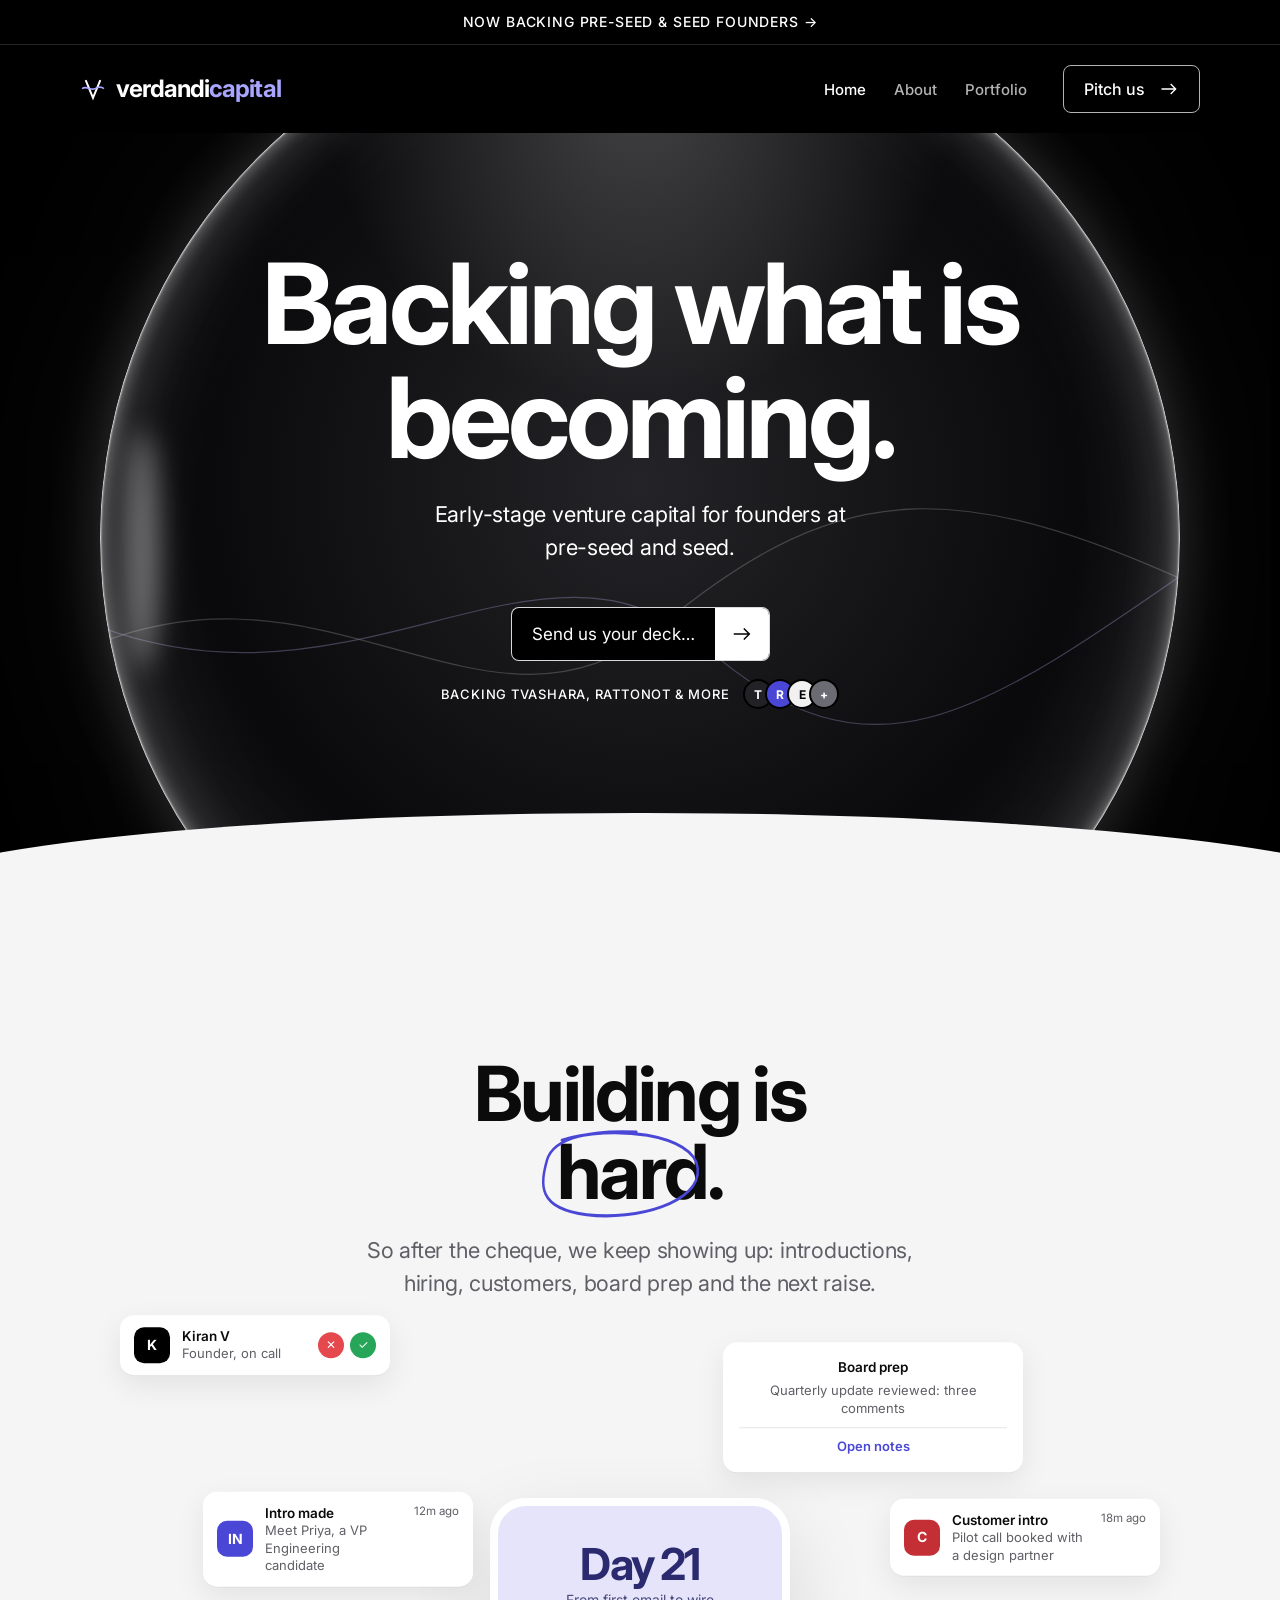
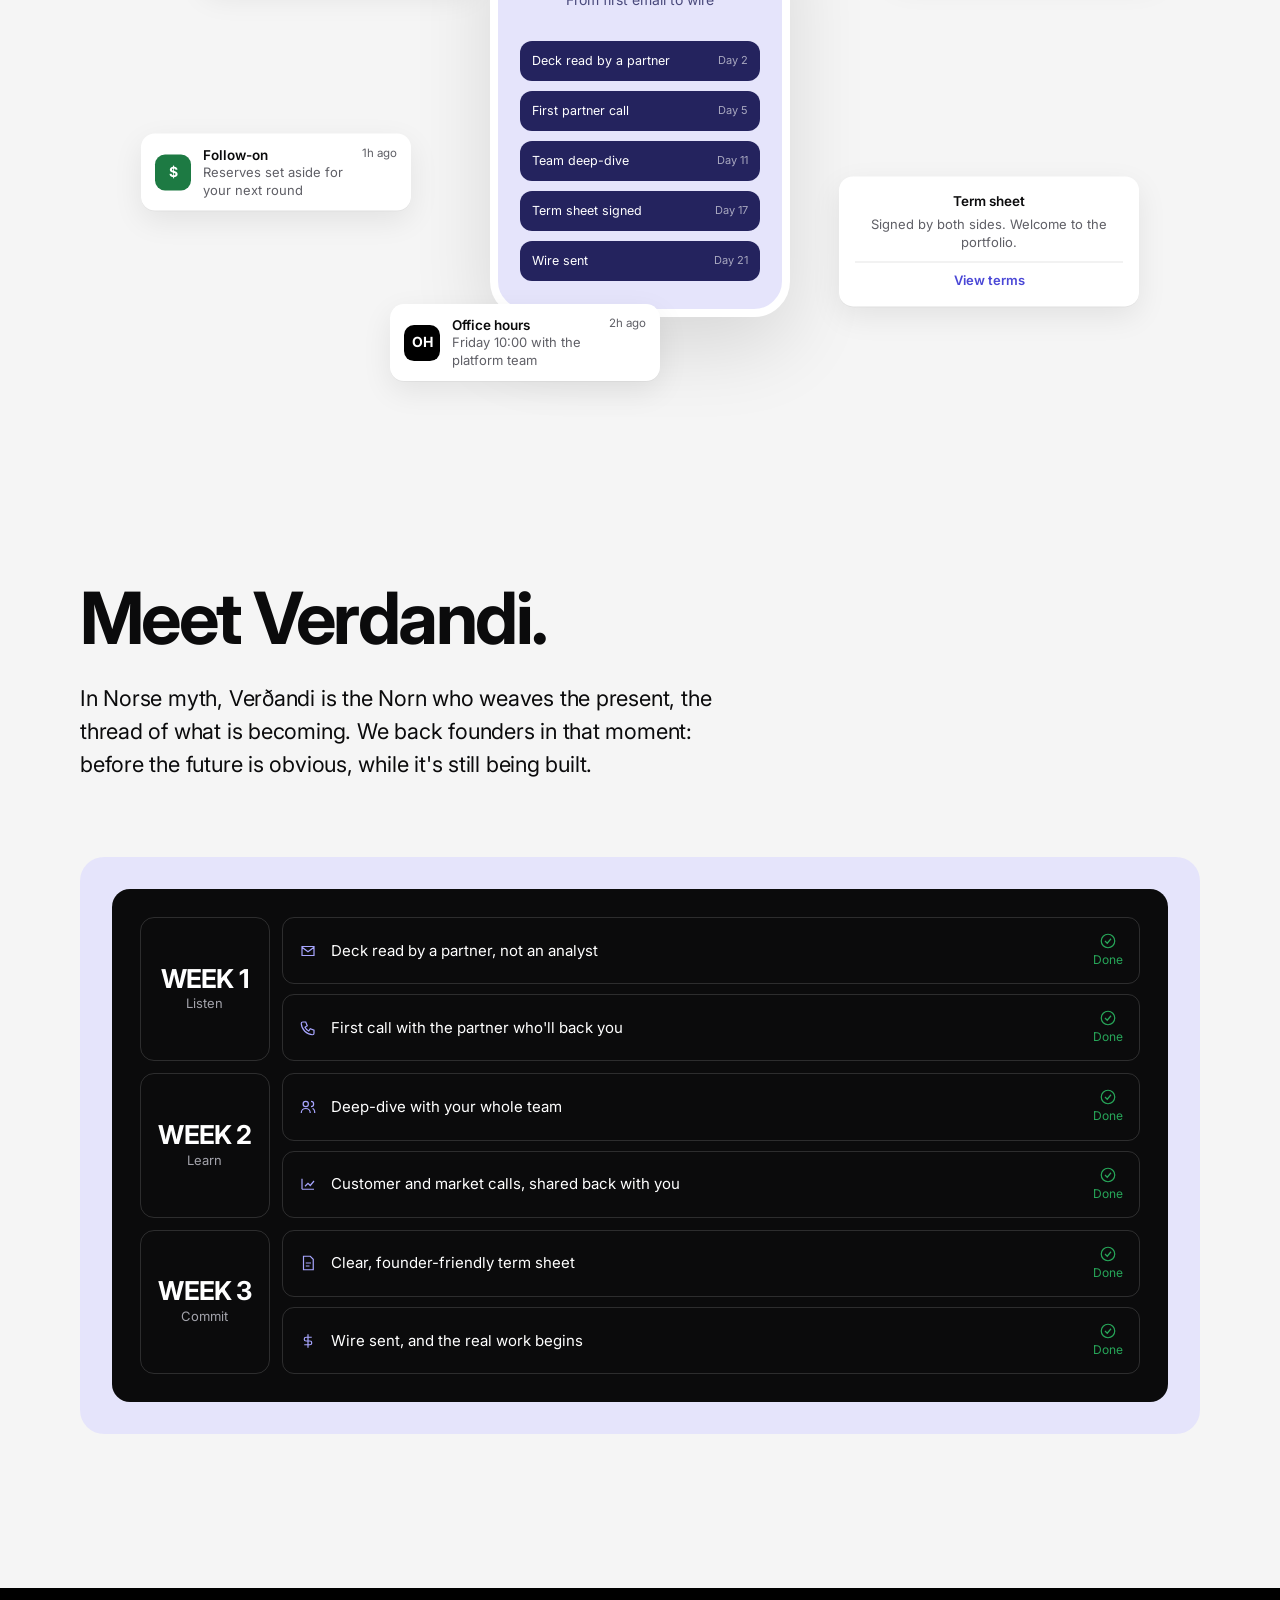
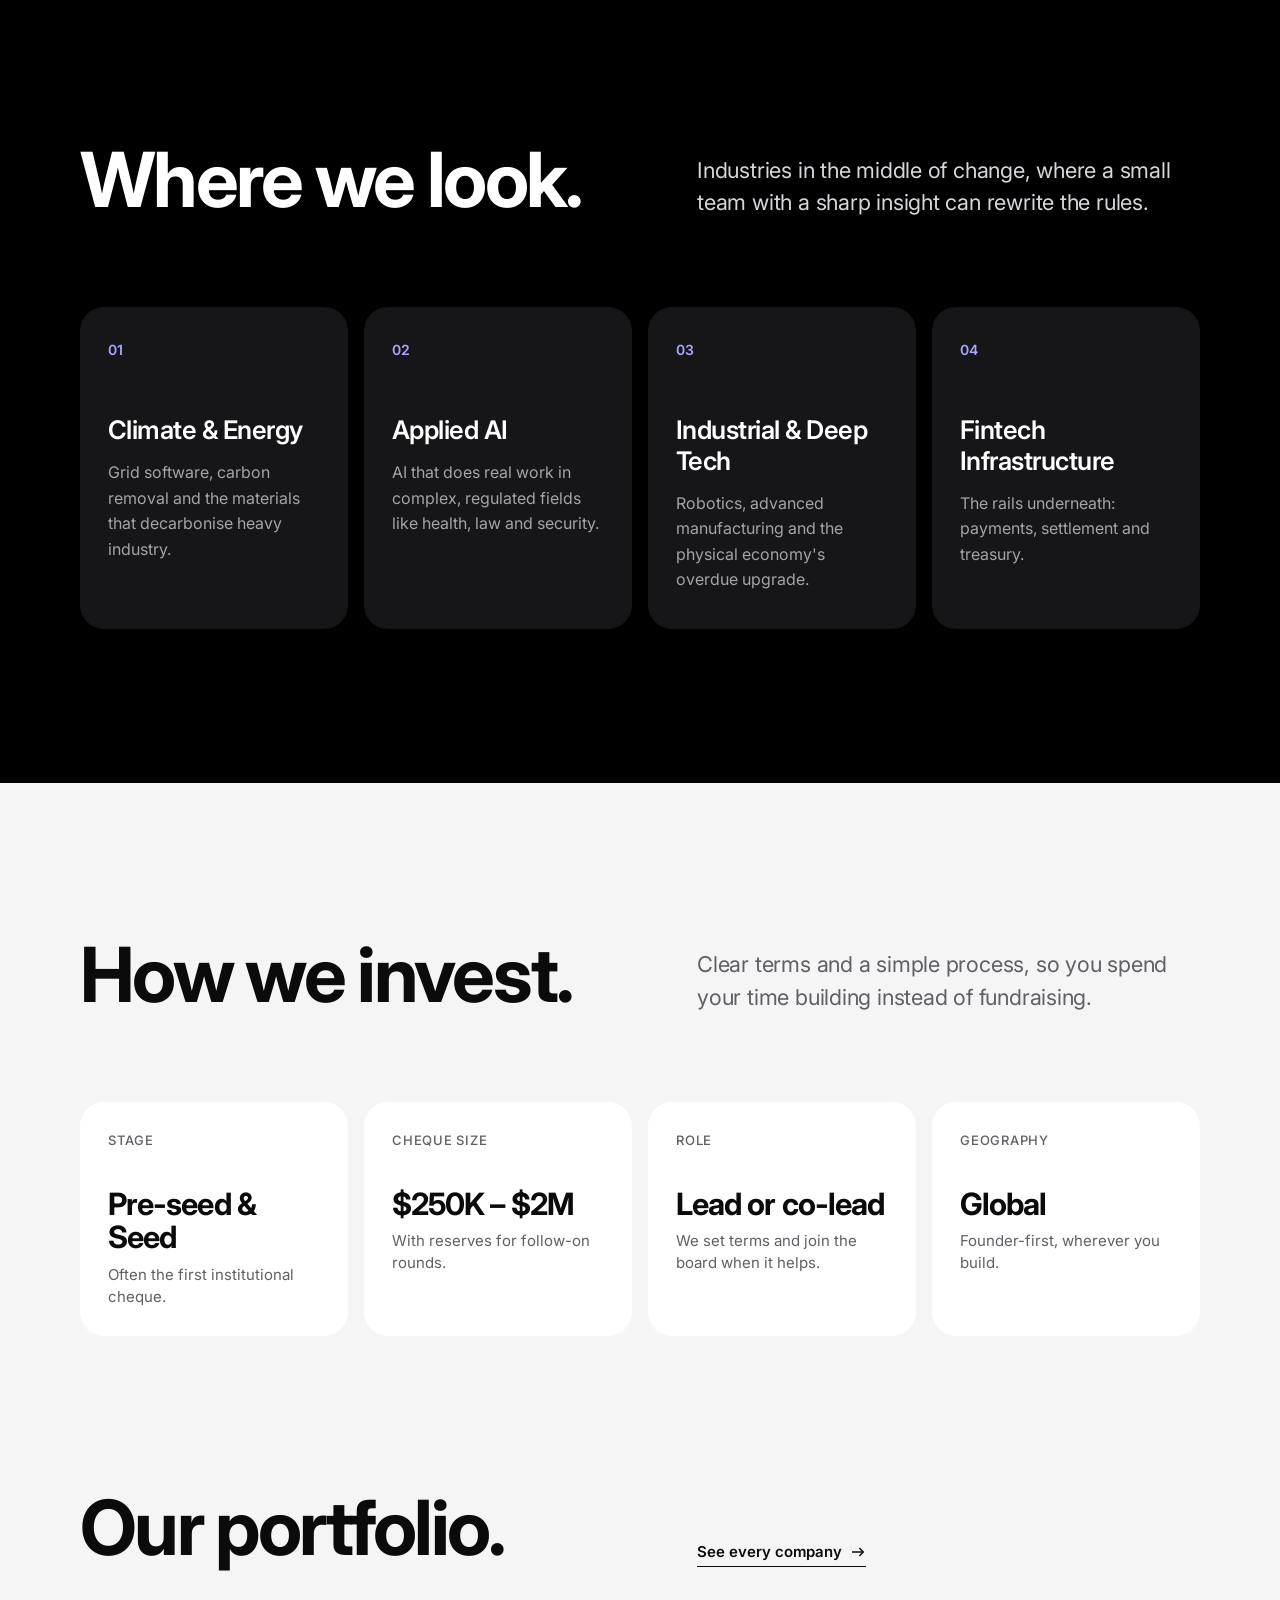
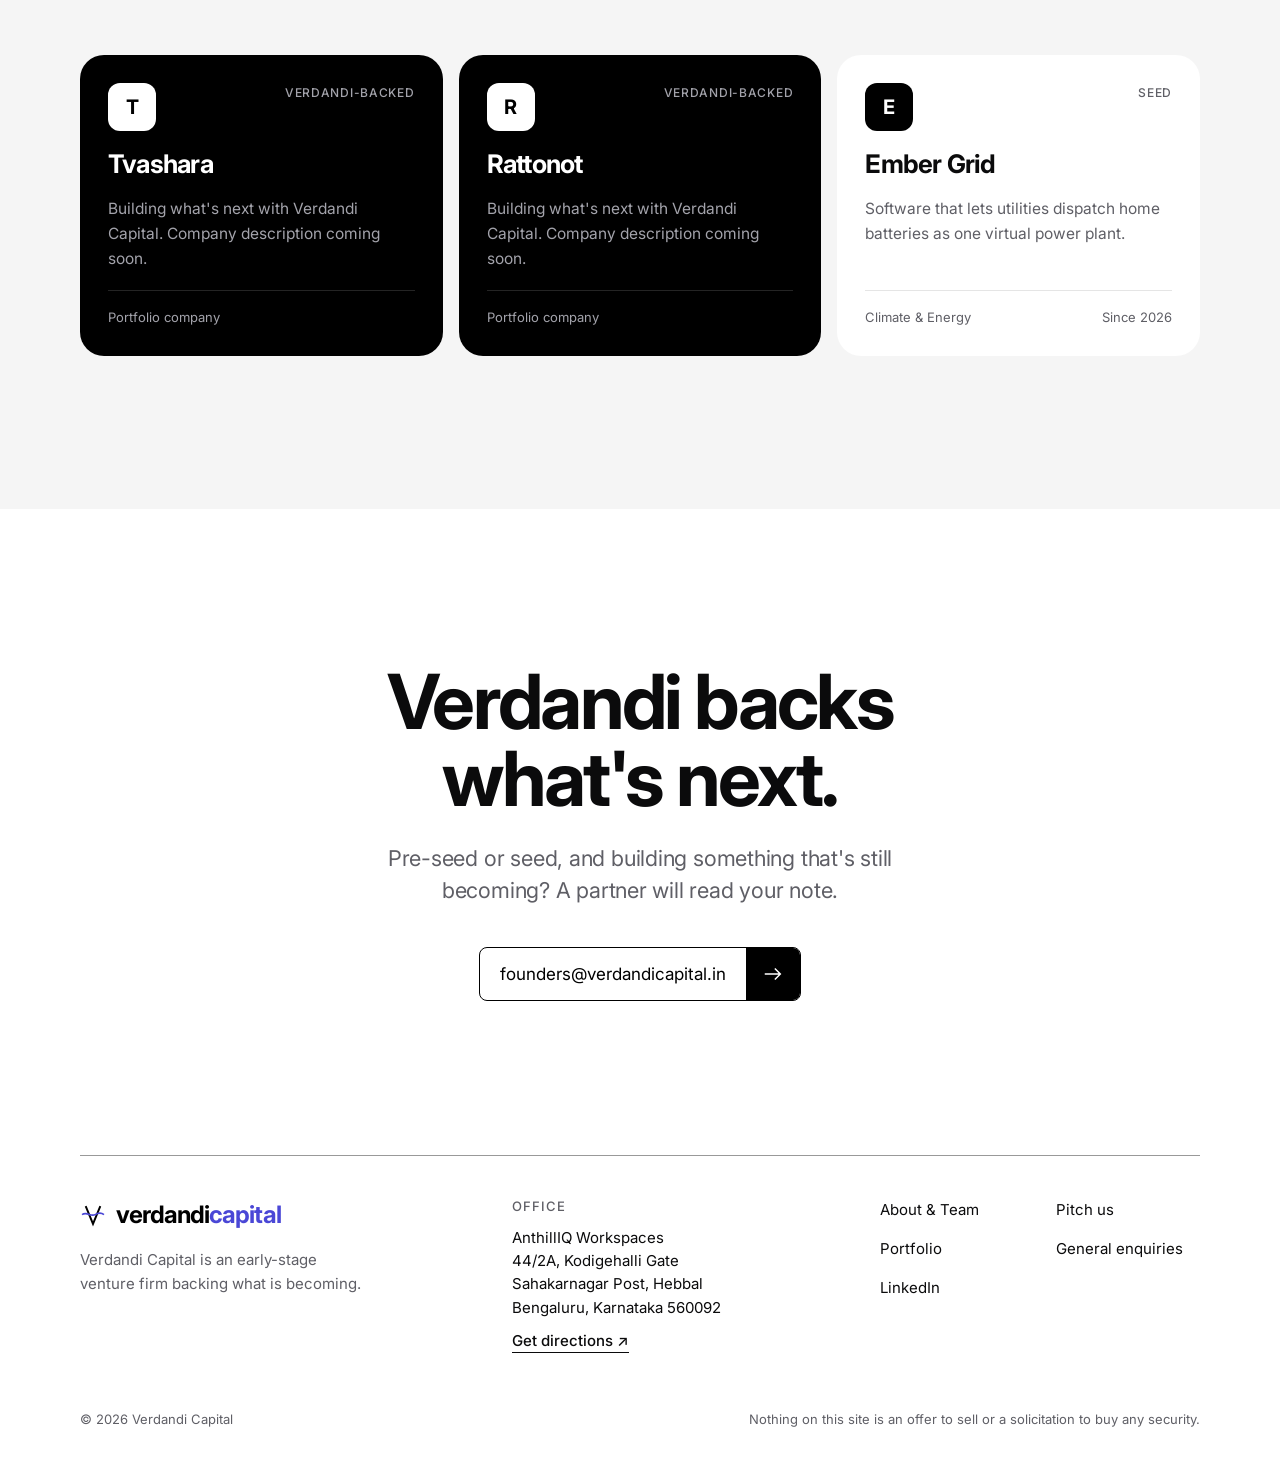
<file: index.html>
<!doctype html>
<html lang="en" class="no-js">
<head>
  <meta charset="utf-8">
  <meta name="viewport" content="width=device-width, initial-scale=1">
  <title>Verdandi Capital — Backing what is becoming</title>
  <meta name="description" content="Verdandi Capital is an early-stage venture firm partnering with founders at pre-seed and seed.">
  <meta name="theme-color" content="#000000">
  <meta property="og:title" content="Verdandi Capital">
  <meta property="og:description" content="Backing what is becoming. Early-stage venture capital.">
  <link rel="icon" href="assets/img/favicon.svg" type="image/svg+xml">
  <link rel="preconnect" href="https://fonts.googleapis.com">
  <link rel="preconnect" href="https://fonts.gstatic.com" crossorigin>
  <link href="https://fonts.googleapis.com/css2?family=Inter:wght@400;500;600;700&display=swap" rel="stylesheet">
  <link rel="stylesheet" href="assets/css/styles.css?v=3">
</head>
<body class="page-dark">
  <a class="skip-link" href="#main">Skip to content</a>
  <a class="announce" href="mailto:founders@verdandicapital.in">Now backing pre-seed &amp; seed founders →</a>

  <header class="site-header">
    <div class="container header-inner">
      <a class="brand" href="index.html" aria-label="Verdandi Capital home">
        <svg class="brand-mark" viewBox="0 0 32 32" fill="none" aria-hidden="true"><path d="M7 5 16 27 25 5" stroke="currentColor" stroke-width="2.4"/><path d="M2.5 15.5c6-4 11 3 16 0s8.5-2 11 0" stroke="#a8a6ff" stroke-width="2"/></svg>
        <span class="brand-word">verdandi<span class="brand-accent">capital</span></span>
      </a>
      <button class="nav-toggle" aria-label="Menu" aria-expanded="false" aria-controls="site-nav"><span></span><span></span></button>
      <nav class="nav" id="site-nav" aria-label="Primary">
        <ul class="nav-links">
          <li><a href="index.html" aria-current="page">Home</a></li>
          <li><a href="about.html">About</a></li>
          <li><a href="portfolio.html">Portfolio</a></li>
        </ul>
        <a class="btn btn-outline" href="mailto:founders@verdandicapital.in">Pitch us
          <svg viewBox="0 0 24 24" fill="none" aria-hidden="true"><path d="M3 12h17M14 6l6 6-6 6" stroke="currentColor" stroke-width="1.6"/></svg></a>
      </nav>
    </div>
  </header>

  <main id="main">
    <!-- Hero -->
    <section class="hero">
      <div class="orb" aria-hidden="true">
        <svg class="orb-threads" viewBox="0 0 100 100" preserveAspectRatio="none">
          <path d="M-5 62C20 48 35 72 52 58S80 44 105 56"/>
          <path d="M-5 56C22 70 40 46 56 60S82 66 105 50"/>
        </svg>
      </div>
      <div class="container">
        <h1 class="rise">Backing what is becoming.</h1>
        <p class="lede rise d1">Early-stage venture capital for founders at pre-seed and seed.</p>
        <div class="hero-cta rise d2">
          <a class="field-cta" href="mailto:founders@verdandicapital.in">
            <span>Send us your deck…</span>
            <i><svg viewBox="0 0 24 24" fill="none" aria-hidden="true"><path d="M3 12h17M14 6l6 6-6 6" stroke="currentColor" stroke-width="1.6"/></svg></i>
          </a>
          <a class="backers" href="portfolio.html">
            Backing Tvashara, Rattonot &amp; more
            <span class="avatars" aria-hidden="true"><span>T</span><span>R</span><span>E</span><span>+</span></span>
          </a>
        </div>
      </div>
      <div class="curve" aria-hidden="true"></div>
    </section>

    <!-- Floating cards -->
    <section class="section" aria-labelledby="hard">
      <div class="container">
        <div class="section-head center">
          <h2 id="hard" class="reveal">Building is<br><span class="scribble">hard.<svg viewBox="0 0 200 100" preserveAspectRatio="none" aria-hidden="true"><path d="M30 18C90 2 190 12 194 46S120 98 60 92 4 62 12 38 70 8 120 10"/></svg></span></h2>
          <p class="lede reveal" data-delay="1">So after the cheque, we keep showing up: introductions, hiring, customers, board prep and the next raise.</p>
        </div>

        <div class="collage">
          <div class="collage-core reveal" aria-label="From first email to wire in about three weeks">
            <div class="core-top"><b>Day 21</b><small>From first email to wire</small></div>
            <div class="core-row">Deck read by a partner <em>Day 2</em></div>
            <div class="core-row">First partner call <em>Day 5</em></div>
            <div class="core-row">Team deep-dive <em>Day 11</em></div>
            <div class="core-row">Term sheet signed <em>Day 17</em></div>
            <div class="core-row">Wire sent <em>Day 21</em></div>
          </div>

          <div class="note n1" data-depth=".5"><span class="ico">K</span><div><b>Kiran V</b><span>Founder, on call</span></div><span class="act" aria-hidden="true"><i>✕</i><i>✓</i></span></div>
          <div class="note n2 is-wide" data-depth=".2"><b>Board prep</b><span>Quarterly update reviewed: three comments</span><a href="#" tabindex="-1">Open notes</a></div>
          <div class="note n3" data-depth=".65"><span class="ico" style="background:var(--indigo)">IN</span><div><b>Intro made</b><span>Meet Priya, a VP Engineering candidate</span></div><time>12m ago</time></div>
          <div class="note n4" data-depth=".35"><span class="ico" style="background:#c42f36">C</span><div><b>Customer intro</b><span>Pilot call booked with a design partner</span></div><time>18m ago</time></div>
          <div class="note n5" data-depth=".7"><span class="ico" style="background:#1d7a43">$</span><div><b>Follow-on</b><span>Reserves set aside for your next round</span></div><time>1h ago</time></div>
          <div class="note n6 is-wide" data-depth=".45"><b>Term sheet</b><span>Signed by both sides. Welcome to the portfolio.</span><a href="#" tabindex="-1">View terms</a></div>
          <div class="note n7" data-depth=".25"><span class="ico">OH</span><div><b>Office hours</b><span>Friday 10:00 with the platform team</span></div><time>2h ago</time></div>
        </div>
      </div>
    </section>

    <!-- Mission + process -->
    <section class="section mission" style="padding-top:0">
      <div class="container">
        <h2 class="reveal">Meet Verdandi.</h2>
        <p class="lede reveal" data-delay="1">In Norse myth, Verðandi is the Norn who weaves the present, the thread of what is becoming. We back founders in that moment: before the future is obvious, while it's still being built.</p>

        <div class="board-wrap reveal">
          <div class="board" role="list" aria-label="Our three-week investment process">
            <div class="week" role="listitem">
              <div class="week-tag"><b>WEEK 1</b><span>Listen</span></div>
              <div class="week-rows">
                <div class="task"><svg viewBox="0 0 24 24" fill="none" aria-hidden="true"><path d="M4 6h16v12H4zM4 7l8 6 8-6" stroke="currentColor" stroke-width="1.6"/></svg>Deck read by a partner, not an analyst<span class="done"><svg viewBox="0 0 24 24" fill="none" aria-hidden="true"><circle cx="12" cy="12" r="9" stroke="currentColor" stroke-width="1.6"/><path d="m8 12 3 3 5-6" stroke="currentColor" stroke-width="1.6"/></svg>Done</span></div>
                <div class="task"><svg viewBox="0 0 24 24" fill="none" aria-hidden="true"><path d="M5 4h4l2 5-3 2a11 11 0 0 0 5 5l2-3 5 2v4a2 2 0 0 1-2 2A16 16 0 0 1 3 6a2 2 0 0 1 2-2" stroke="currentColor" stroke-width="1.6"/></svg>First call with the partner who'll back you<span class="done"><svg viewBox="0 0 24 24" fill="none" aria-hidden="true"><circle cx="12" cy="12" r="9" stroke="currentColor" stroke-width="1.6"/><path d="m8 12 3 3 5-6" stroke="currentColor" stroke-width="1.6"/></svg>Done</span></div>
              </div>
            </div>
            <div class="week" role="listitem">
              <div class="week-tag"><b>WEEK 2</b><span>Learn</span></div>
              <div class="week-rows">
                <div class="task"><svg viewBox="0 0 24 24" fill="none" aria-hidden="true"><circle cx="9" cy="8" r="3.5" stroke="currentColor" stroke-width="1.6"/><path d="M3 20c0-3.5 2.7-6 6-6s6 2.5 6 6M16 4.5a3.5 3.5 0 0 1 0 7M18 14c2 .6 3 2.8 3 6" stroke="currentColor" stroke-width="1.6"/></svg>Deep-dive with your whole team<span class="done"><svg viewBox="0 0 24 24" fill="none" aria-hidden="true"><circle cx="12" cy="12" r="9" stroke="currentColor" stroke-width="1.6"/><path d="m8 12 3 3 5-6" stroke="currentColor" stroke-width="1.6"/></svg>Done</span></div>
                <div class="task"><svg viewBox="0 0 24 24" fill="none" aria-hidden="true"><path d="M4 19V5M4 19h16M8 15l4-4 3 3 5-6" stroke="currentColor" stroke-width="1.6"/></svg>Customer and market calls, shared back with you<span class="done"><svg viewBox="0 0 24 24" fill="none" aria-hidden="true"><circle cx="12" cy="12" r="9" stroke="currentColor" stroke-width="1.6"/><path d="m8 12 3 3 5-6" stroke="currentColor" stroke-width="1.6"/></svg>Done</span></div>
              </div>
            </div>
            <div class="week" role="listitem">
              <div class="week-tag"><b>WEEK 3</b><span>Commit</span></div>
              <div class="week-rows">
                <div class="task"><svg viewBox="0 0 24 24" fill="none" aria-hidden="true"><path d="M6 3h9l4 4v14H6zM9 12h7M9 16h5" stroke="currentColor" stroke-width="1.6"/></svg>Clear, founder-friendly term sheet<span class="done"><svg viewBox="0 0 24 24" fill="none" aria-hidden="true"><circle cx="12" cy="12" r="9" stroke="currentColor" stroke-width="1.6"/><path d="m8 12 3 3 5-6" stroke="currentColor" stroke-width="1.6"/></svg>Done</span></div>
                <div class="task"><svg viewBox="0 0 24 24" fill="none" aria-hidden="true"><path d="M12 3v18M17 7H9.5a2.5 2.5 0 0 0 0 5h5a2.5 2.5 0 0 1 0 5H7" stroke="currentColor" stroke-width="1.6"/></svg>Wire sent, and the real work begins<span class="done"><svg viewBox="0 0 24 24" fill="none" aria-hidden="true"><circle cx="12" cy="12" r="9" stroke="currentColor" stroke-width="1.6"/><path d="m8 12 3 3 5-6" stroke="currentColor" stroke-width="1.6"/></svg>Done</span></div>
              </div>
            </div>
          </div>
        </div>
      </div>
    </section>

    <!-- Focus areas -->
    <section class="section on-dark">
      <div class="container">
        <div class="section-head split">
          <h2 class="reveal">Where we look.</h2>
          <p class="lede reveal" data-delay="1">Industries in the middle of change, where a small team with a sharp insight can rewrite the rules.</p>
        </div>
        <div class="cards four">
          <article class="card reveal"><span class="num">01</span><h3>Climate &amp; Energy</h3><p>Grid software, carbon removal and the materials that decarbonise heavy industry.</p></article>
          <article class="card reveal" data-delay="1"><span class="num">02</span><h3>Applied AI</h3><p>AI that does real work in complex, regulated fields like health, law and security.</p></article>
          <article class="card reveal" data-delay="2"><span class="num">03</span><h3>Industrial &amp; Deep Tech</h3><p>Robotics, advanced manufacturing and the physical economy's overdue upgrade.</p></article>
          <article class="card reveal" data-delay="3"><span class="num">04</span><h3>Fintech Infrastructure</h3><p>The rails underneath: payments, settlement and treasury.</p></article>
        </div>
      </div>
    </section>

    <!-- Terms -->
    <section class="section">
      <div class="container">
        <div class="section-head split">
          <h2 class="reveal">How we invest.</h2>
          <p class="lede reveal" data-delay="1">Clear terms and a simple process, so you spend your time building instead of fundraising.</p>
        </div>
        <!-- PLACEHOLDER: confirm stage, cheque size, role and geography with the client -->
        <dl class="terms">
          <div class="term reveal"><dt>Stage</dt><dd>Pre-seed &amp; Seed<small>Often the first institutional cheque.</small></dd></div>
          <div class="term reveal" data-delay="1"><dt>Cheque size</dt><dd>$250K – $2M<small>With reserves for follow-on rounds.</small></dd></div>
          <div class="term reveal" data-delay="2"><dt>Role</dt><dd>Lead or co-lead<small>We set terms and join the board when it helps.</small></dd></div>
          <div class="term reveal" data-delay="3"><dt>Geography</dt><dd>Global<small>Founder-first, wherever you build.</small></dd></div>
        </dl>
      </div>
    </section>

    <!-- Portfolio teaser -->
    <section class="section" style="padding-top:0">
      <div class="container">
        <div class="section-head split">
          <h2 class="reveal">Our portfolio.</h2>
          <div class="reveal" data-delay="1"><a class="text-link" href="portfolio.html">See every company
            <svg viewBox="0 0 24 24" fill="none" aria-hidden="true"><path d="M3 12h17M14 6l6 6-6 6" stroke="currentColor" stroke-width="2"/></svg></a></div>
        </div>
        <div class="portfolio-grid reveal" data-portfolio data-limit="3"></div>
      </div>
    </section>

    <!-- Final CTA -->
    <section class="section final on-white">
      <div class="container">
        <h2 class="reveal">Verdandi backs what's next.</h2>
        <p class="lede reveal" data-delay="1">Pre-seed or seed, and building something that's still becoming? A partner will read your note.</p>
        <div class="reveal" data-delay="2">
          <a class="field-cta is-light" href="mailto:founders@verdandicapital.in">
            <span>founders@verdandicapital.in</span>
            <i><svg viewBox="0 0 24 24" fill="none" aria-hidden="true"><path d="M3 12h17M14 6l6 6-6 6" stroke="currentColor" stroke-width="1.6"/></svg></i>
          </a>
        </div>
      </div>
    </section>
  </main>

  <footer class="site-footer on-white" style="background:var(--white)">
    <div class="container">
      <div class="footer-inner">
        <div>
          <a class="brand" href="index.html" aria-label="Verdandi Capital home">
            <svg class="brand-mark" viewBox="0 0 32 32" fill="none" aria-hidden="true"><path d="M7 5 16 27 25 5" stroke="currentColor" stroke-width="2.4"/><path d="M2.5 15.5c6-4 11 3 16 0s8.5-2 11 0" stroke="#4a47d6" stroke-width="2"/></svg>
            <span class="brand-word">verdandi<span class="brand-accent">capital</span></span>
          </a>
          <p>Verdandi Capital is an early-stage venture firm backing what is becoming.</p>
        </div>
        <address class="footer-address">
          <span class="label">Office</span>
          <span>AnthillIQ Workspaces<br>44/2A, Kodigehalli Gate<br>Sahakarnagar Post, Hebbal<br>Bengaluru, Karnataka 560092</span>
          <a href="https://www.google.com/maps/search/?api=1&amp;query=AnthillIQ+Workspaces+Kodigehalli+Gate+Hebbal+Bengaluru+560092" target="_blank" rel="noopener">Get directions ↗</a>
        </address>
        <ul class="footer-links">
          <li><a href="about.html">About &amp; Team</a></li>
          <li><a href="mailto:founders@verdandicapital.in">Pitch us</a></li>
          <li><a href="portfolio.html">Portfolio</a></li>
          <li><a href="mailto:hello@verdandicapital.in">General enquiries</a></li>
          <li><a href="#" rel="noopener">LinkedIn</a></li>
        </ul>
        <div class="footer-legal">
          <span>© <span data-year>2026</span> Verdandi Capital</span>
          <span>Nothing on this site is an offer to sell or a solicitation to buy any security.</span>
        </div>
      </div>
    </div>
  </footer>

  <script src="assets/js/main.js?v=3"></script>
</body>
</html>
</file>
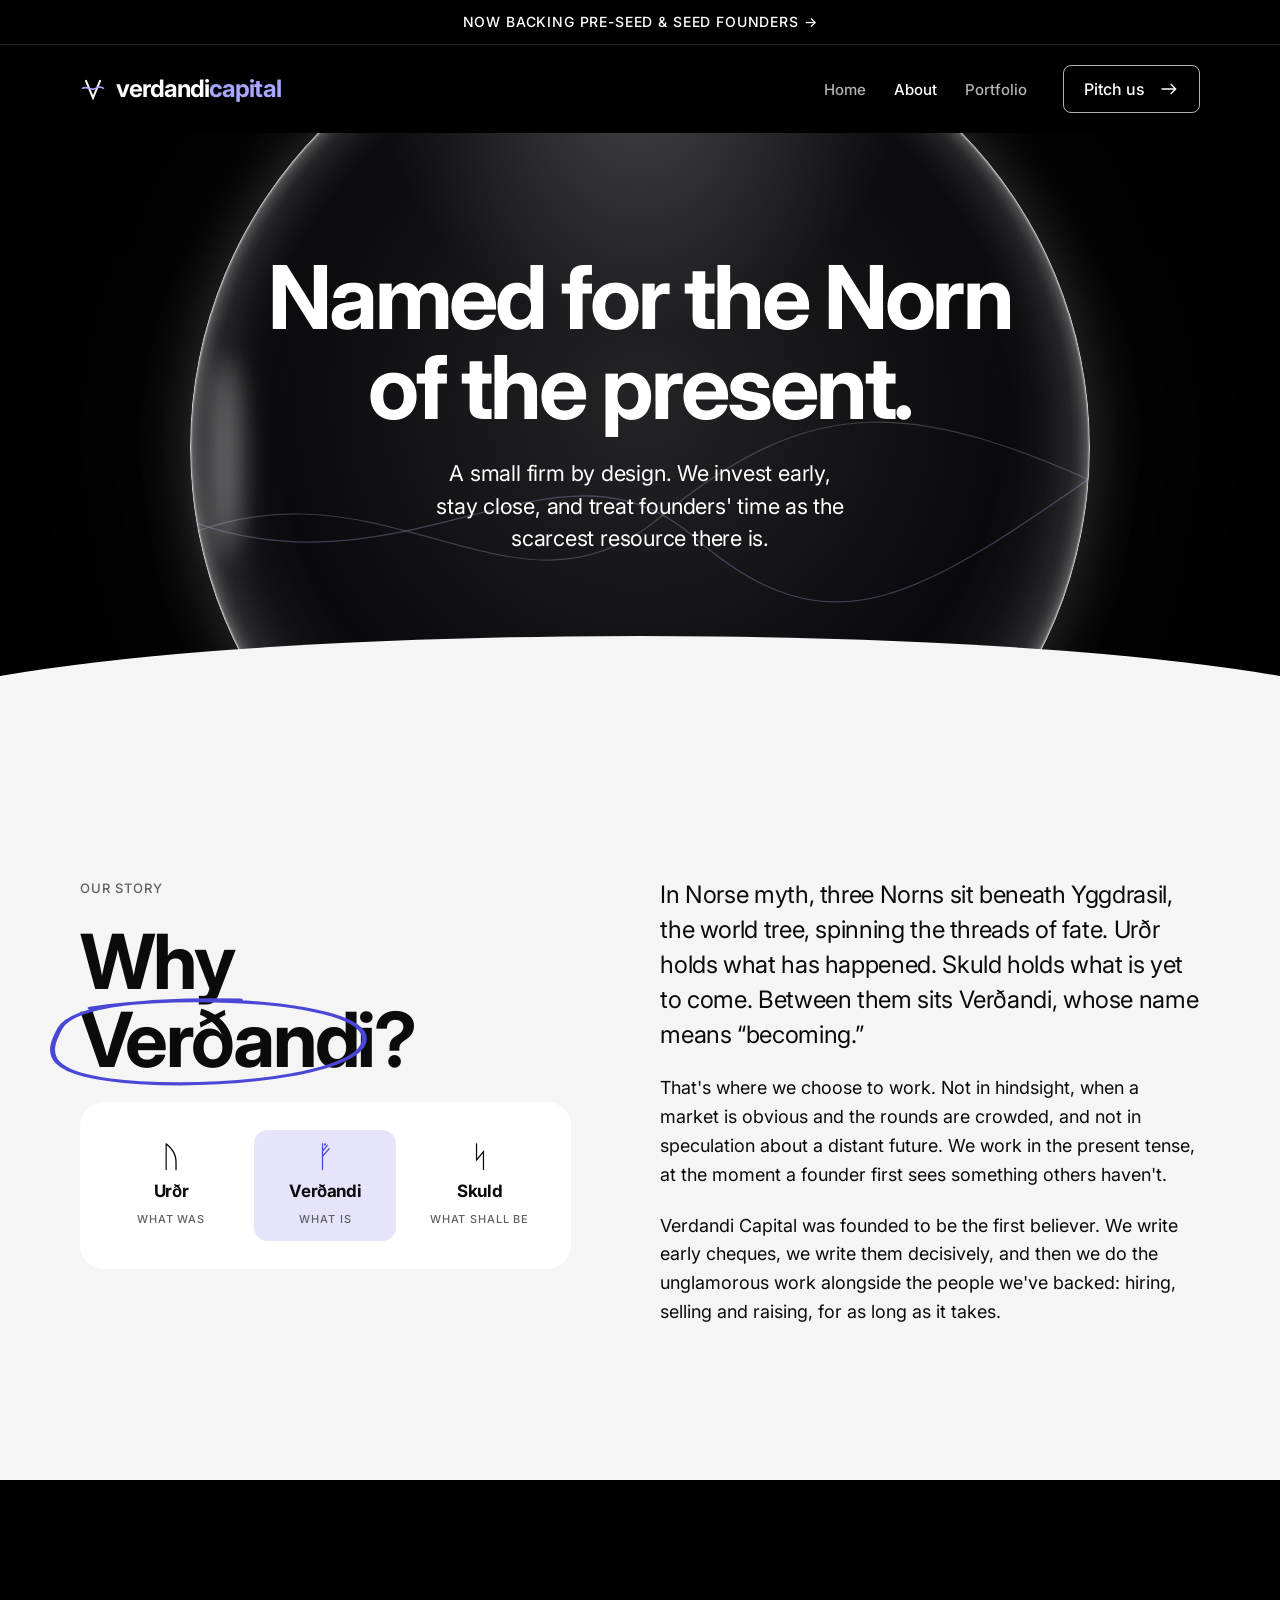
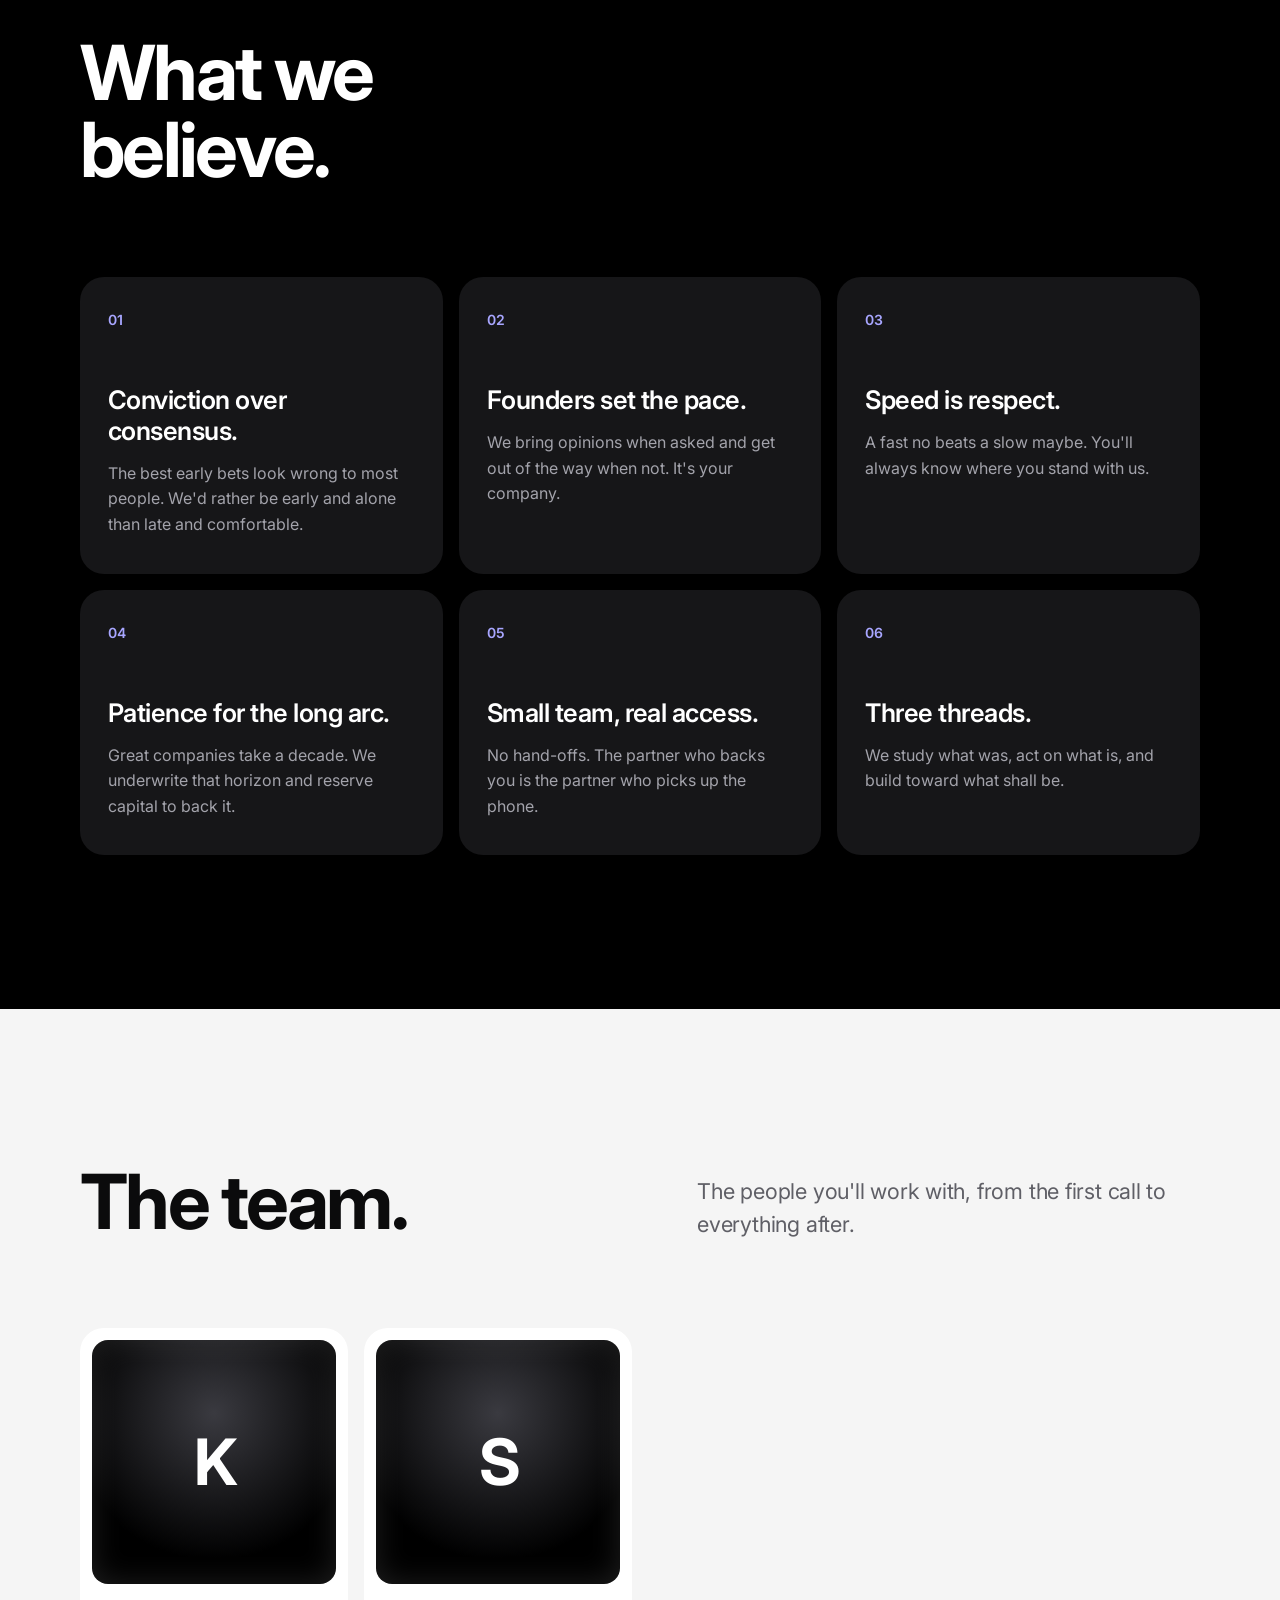
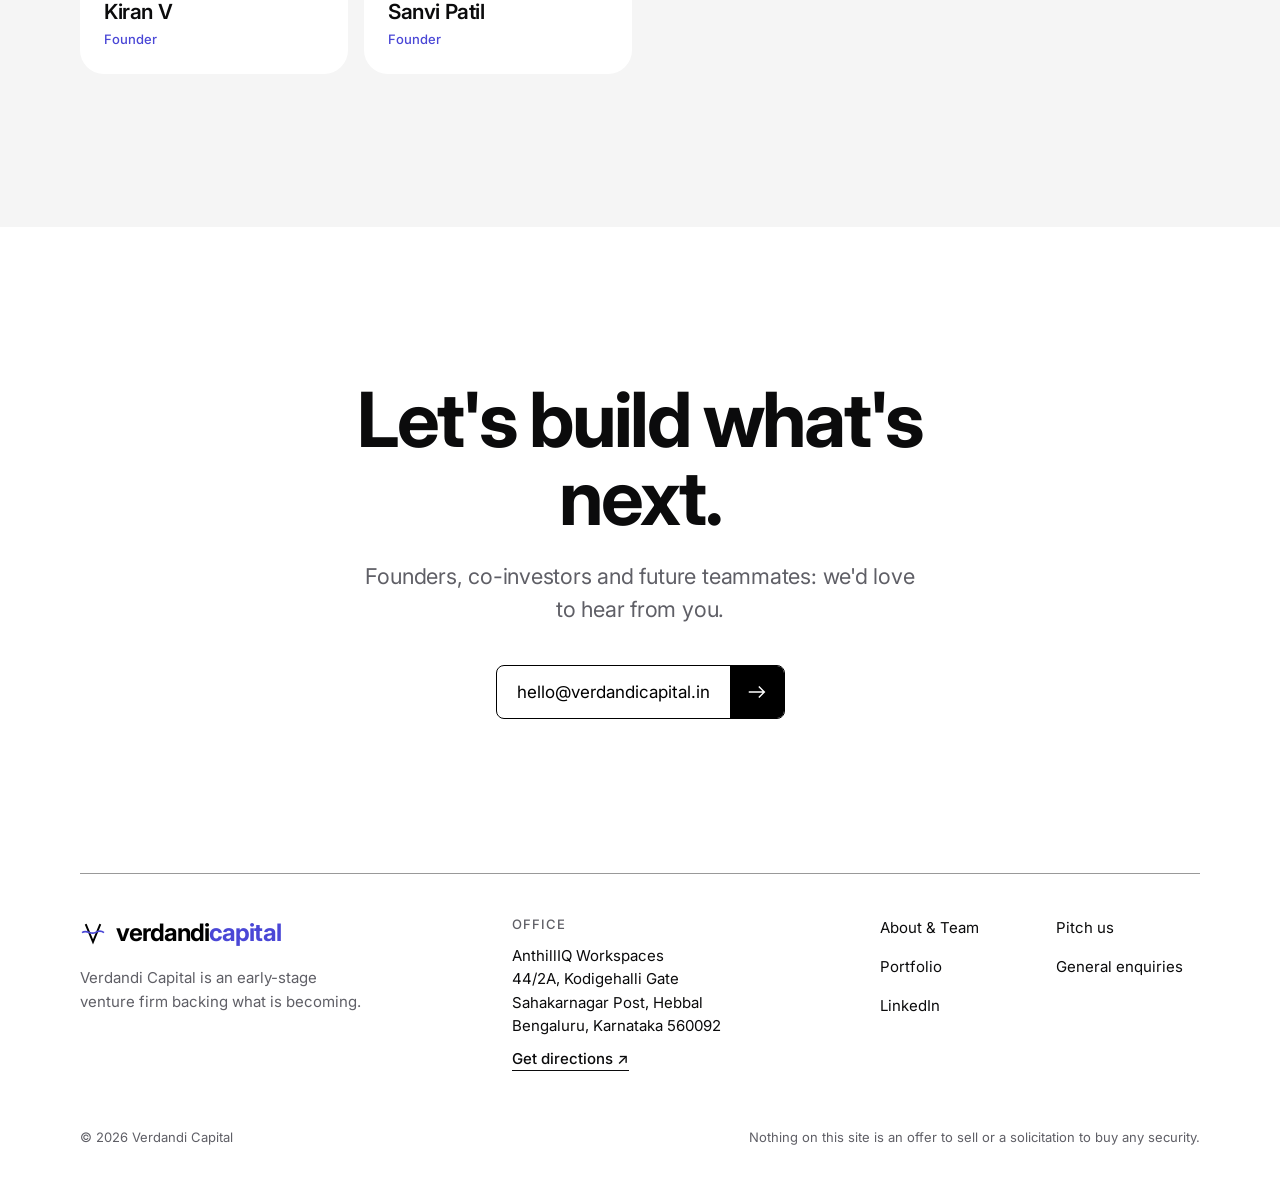
<file: about.html>
<!doctype html>
<html lang="en" class="no-js">
<head>
  <meta charset="utf-8">
  <meta name="viewport" content="width=device-width, initial-scale=1">
  <title>About &amp; Team — Verdandi Capital</title>
  <meta name="description" content="The story behind Verdandi Capital, the principles we invest by, and the people who'll work with you.">
  <meta name="theme-color" content="#000000">
  <link rel="icon" href="assets/img/favicon.svg" type="image/svg+xml">
  <link rel="preconnect" href="https://fonts.googleapis.com">
  <link rel="preconnect" href="https://fonts.gstatic.com" crossorigin>
  <link href="https://fonts.googleapis.com/css2?family=Inter:wght@400;500;600;700&display=swap" rel="stylesheet">
  <link rel="stylesheet" href="assets/css/styles.css?v=3">
</head>
<body class="page-dark">
  <a class="skip-link" href="#main">Skip to content</a>
  <a class="announce" href="mailto:founders@verdandicapital.in">Now backing pre-seed &amp; seed founders →</a>

  <header class="site-header">
    <div class="container header-inner">
      <a class="brand" href="index.html" aria-label="Verdandi Capital home">
        <svg class="brand-mark" viewBox="0 0 32 32" fill="none" aria-hidden="true"><path d="M7 5 16 27 25 5" stroke="currentColor" stroke-width="2.4"/><path d="M2.5 15.5c6-4 11 3 16 0s8.5-2 11 0" stroke="#a8a6ff" stroke-width="2"/></svg>
        <span class="brand-word">verdandi<span class="brand-accent">capital</span></span>
      </a>
      <button class="nav-toggle" aria-label="Menu" aria-expanded="false" aria-controls="site-nav"><span></span><span></span></button>
      <nav class="nav" id="site-nav" aria-label="Primary">
        <ul class="nav-links">
          <li><a href="index.html">Home</a></li>
          <li><a href="about.html" aria-current="page">About</a></li>
          <li><a href="portfolio.html">Portfolio</a></li>
        </ul>
        <a class="btn btn-outline" href="mailto:founders@verdandicapital.in">Pitch us
          <svg viewBox="0 0 24 24" fill="none" aria-hidden="true"><path d="M3 12h17M14 6l6 6-6 6" stroke="currentColor" stroke-width="1.6"/></svg></a>
      </nav>
    </div>
  </header>

  <main id="main">
    <section class="hero page-hero">
      <div class="orb" aria-hidden="true">
        <svg class="orb-threads" viewBox="0 0 100 100" preserveAspectRatio="none">
          <path d="M-5 62C20 48 35 72 52 58S80 44 105 56"/>
          <path d="M-5 56C22 70 40 46 56 60S82 66 105 50"/>
        </svg>
      </div>
      <div class="container">
        <h1 class="rise">Named for the Norn of the present.</h1>
        <p class="lede rise d1">A small firm by design. We invest early, stay close, and treat founders' time as the scarcest resource there is.</p>
      </div>
      <div class="curve" aria-hidden="true"></div>
    </section>

    <!-- Story -->
    <section class="section">
      <div class="container story">
        <aside class="story-aside reveal">
          <span class="label">Our story</span>
          <h2>Why <span class="scribble">Verðandi?<svg viewBox="0 0 200 100" preserveAspectRatio="none" aria-hidden="true"><path d="M30 18C90 2 190 12 194 46S120 98 60 92 4 62 12 38 70 8 120 10"/></svg></span></h2>
          <div class="norn-figure" role="img" aria-label="The three Norns: Urðr, what was; Verðandi, what is becoming; Skuld, what shall be">
            <div><span class="rune" aria-hidden="true">ᚢ</span><b>Urðr</b><small>What was</small></div>
            <div class="is-present"><span class="rune" aria-hidden="true">ᚡ</span><b>Verðandi</b><small>What is</small></div>
            <div><span class="rune" aria-hidden="true">ᛋ</span><b>Skuld</b><small>What shall be</small></div>
          </div>
        </aside>
        <!-- PLACEHOLDER: replace with the firm's real founding story -->
        <div class="story-body reveal" data-delay="1">
          <p>In Norse myth, three Norns sit beneath Yggdrasil, the world tree, spinning the threads of fate. Urðr holds what has happened. Skuld holds what is yet to come. Between them sits Verðandi, whose name means “becoming.”</p>
          <p>That's where we choose to work. Not in hindsight, when a market is obvious and the rounds are crowded, and not in speculation about a distant future. We work in the present tense, at the moment a founder first sees something others haven't.</p>
          <p>Verdandi Capital was founded to be the first believer. We write early cheques, we write them decisively, and then we do the unglamorous work alongside the people we've backed: hiring, selling and raising, for as long as it takes.</p>
        </div>
      </div>
    </section>

    <!-- Principles -->
    <section class="section on-dark">
      <div class="container">
        <div class="section-head split">
          <h2 class="reveal">What we believe.</h2>
          <p class="lede reveal" data-delay="1">These describe how we behave when it counts. Founders hold us to them.</p>
        </div>
        <div class="cards">
          <article class="card reveal"><span class="num">01</span><h3>Conviction over consensus.</h3><p>The best early bets look wrong to most people. We'd rather be early and alone than late and comfortable.</p></article>
          <article class="card reveal" data-delay="1"><span class="num">02</span><h3>Founders set the pace.</h3><p>We bring opinions when asked and get out of the way when not. It's your company.</p></article>
          <article class="card reveal" data-delay="2"><span class="num">03</span><h3>Speed is respect.</h3><p>A fast no beats a slow maybe. You'll always know where you stand with us.</p></article>
          <article class="card reveal"><span class="num">04</span><h3>Patience for the long arc.</h3><p>Great companies take a decade. We underwrite that horizon and reserve capital to back it.</p></article>
          <article class="card reveal" data-delay="1"><span class="num">05</span><h3>Small team, real access.</h3><p>No hand-offs. The partner who backs you is the partner who picks up the phone.</p></article>
          <article class="card reveal" data-delay="2"><span class="num">06</span><h3>Three threads.</h3><p>We study what was, act on what is, and build toward what shall be.</p></article>
        </div>
      </div>
    </section>

    <!-- Team -->
    <section class="section">
      <div class="container">
        <div class="section-head split">
          <h2 class="reveal">The team.</h2>
          <p class="lede reveal" data-delay="1">The people you'll work with, from the first call to everything after.</p>
        </div>
        <!-- More team members to be added later. -->
        <div class="team-grid">
          <article class="person reveal"><div class="portrait"><span>K</span></div><div><h3>Kiran V</h3><div class="role">Founder</div></div></article>
          <article class="person reveal" data-delay="1"><div class="portrait"><span>S</span></div><div><h3>Sanvi Patil</h3><div class="role">Founder</div></div></article>
        </div>
      </div>
    </section>

    <section class="section final on-white">
      <div class="container">
        <h2 class="reveal">Let's build what's next.</h2>
        <p class="lede reveal" data-delay="1">Founders, co-investors and future teammates: we'd love to hear from you.</p>
        <div class="reveal" data-delay="2">
          <a class="field-cta is-light" href="mailto:hello@verdandicapital.in">
            <span>hello@verdandicapital.in</span>
            <i><svg viewBox="0 0 24 24" fill="none" aria-hidden="true"><path d="M3 12h17M14 6l6 6-6 6" stroke="currentColor" stroke-width="1.6"/></svg></i>
          </a>
        </div>
      </div>
    </section>
  </main>

  <footer class="site-footer" style="background:var(--white)">
    <div class="container">
      <div class="footer-inner">
        <div>
          <a class="brand" href="index.html" aria-label="Verdandi Capital home">
            <svg class="brand-mark" viewBox="0 0 32 32" fill="none" aria-hidden="true"><path d="M7 5 16 27 25 5" stroke="currentColor" stroke-width="2.4"/><path d="M2.5 15.5c6-4 11 3 16 0s8.5-2 11 0" stroke="#4a47d6" stroke-width="2"/></svg>
            <span class="brand-word">verdandi<span class="brand-accent">capital</span></span>
          </a>
          <p>Verdandi Capital is an early-stage venture firm backing what is becoming.</p>
        </div>
        <address class="footer-address">
          <span class="label">Office</span>
          <span>AnthillIQ Workspaces<br>44/2A, Kodigehalli Gate<br>Sahakarnagar Post, Hebbal<br>Bengaluru, Karnataka 560092</span>
          <a href="https://www.google.com/maps/search/?api=1&amp;query=AnthillIQ+Workspaces+Kodigehalli+Gate+Hebbal+Bengaluru+560092" target="_blank" rel="noopener">Get directions ↗</a>
        </address>
        <ul class="footer-links">
          <li><a href="about.html">About &amp; Team</a></li>
          <li><a href="mailto:founders@verdandicapital.in">Pitch us</a></li>
          <li><a href="portfolio.html">Portfolio</a></li>
          <li><a href="mailto:hello@verdandicapital.in">General enquiries</a></li>
          <li><a href="#" rel="noopener">LinkedIn</a></li>
        </ul>
        <div class="footer-legal">
          <span>© <span data-year>2026</span> Verdandi Capital</span>
          <span>Nothing on this site is an offer to sell or a solicitation to buy any security.</span>
        </div>
      </div>
    </div>
  </footer>

  <script src="assets/js/main.js?v=3"></script>
</body>
</html>
</file>
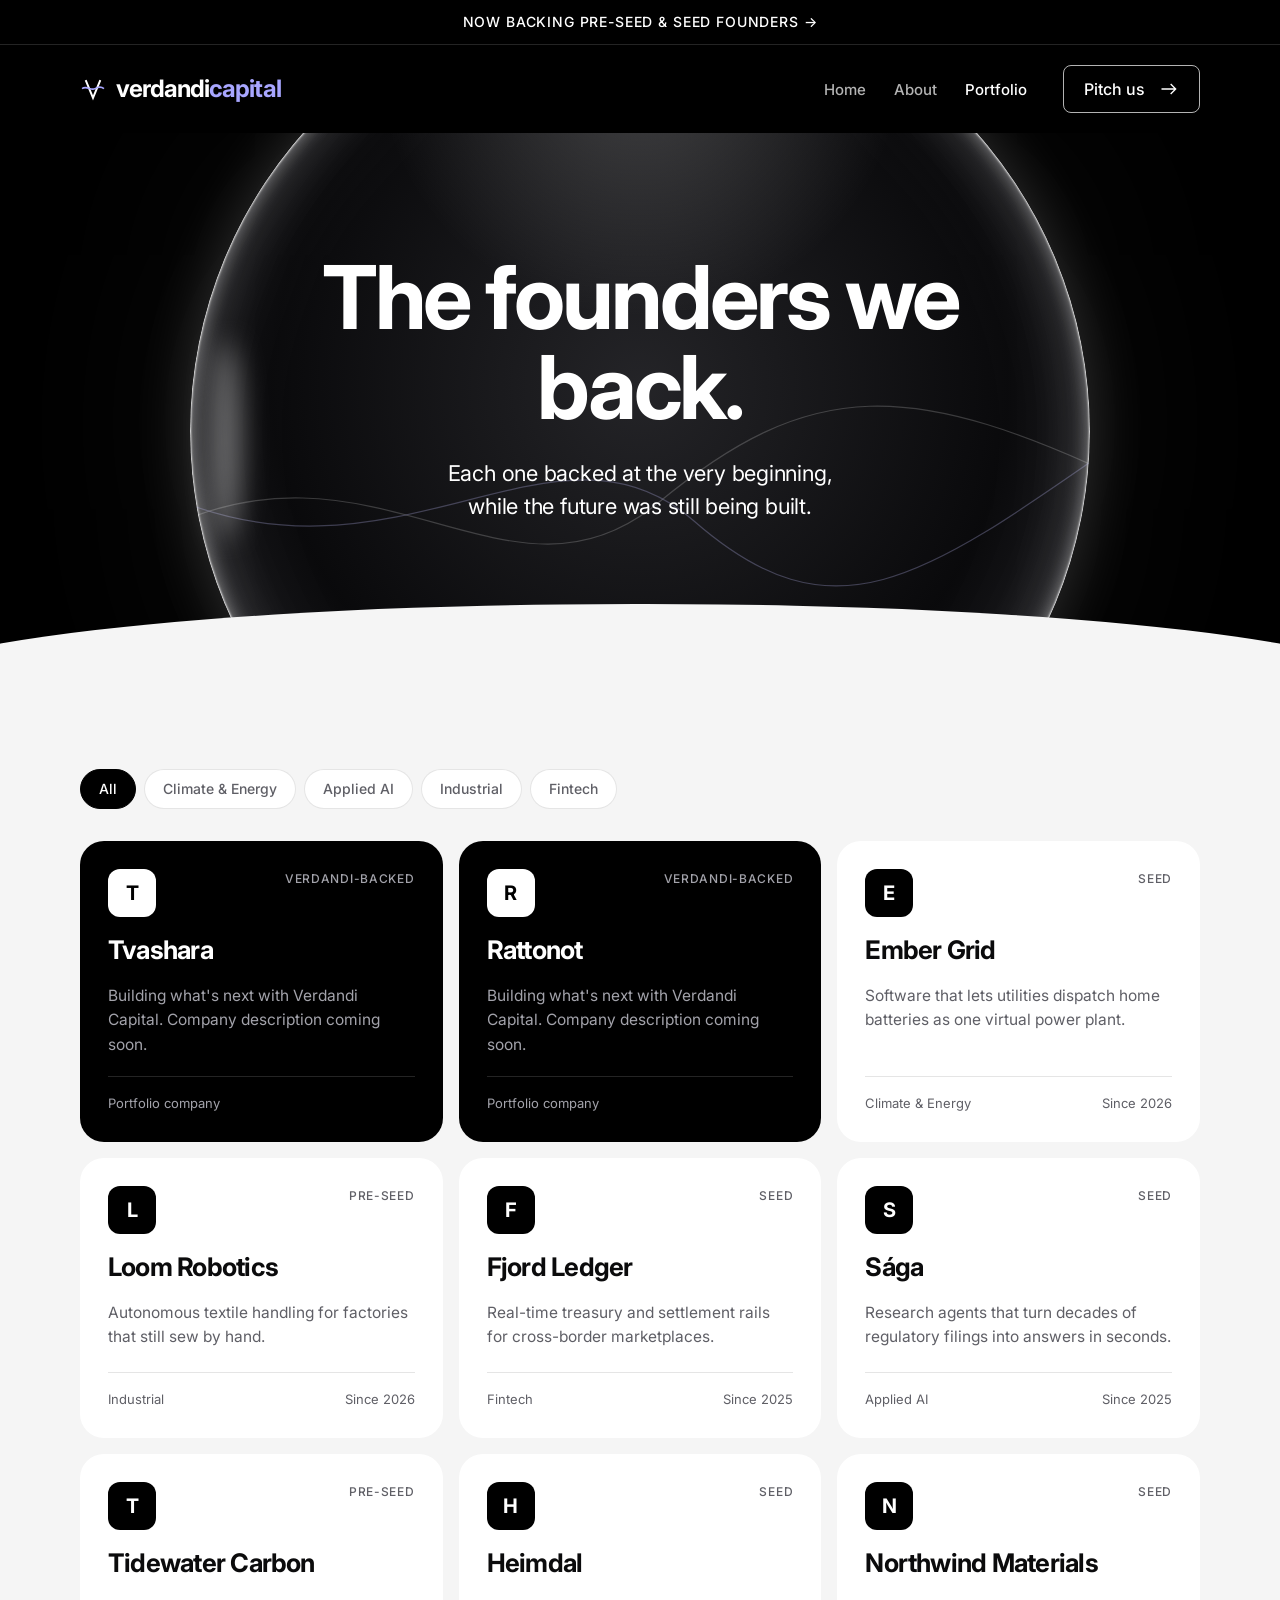
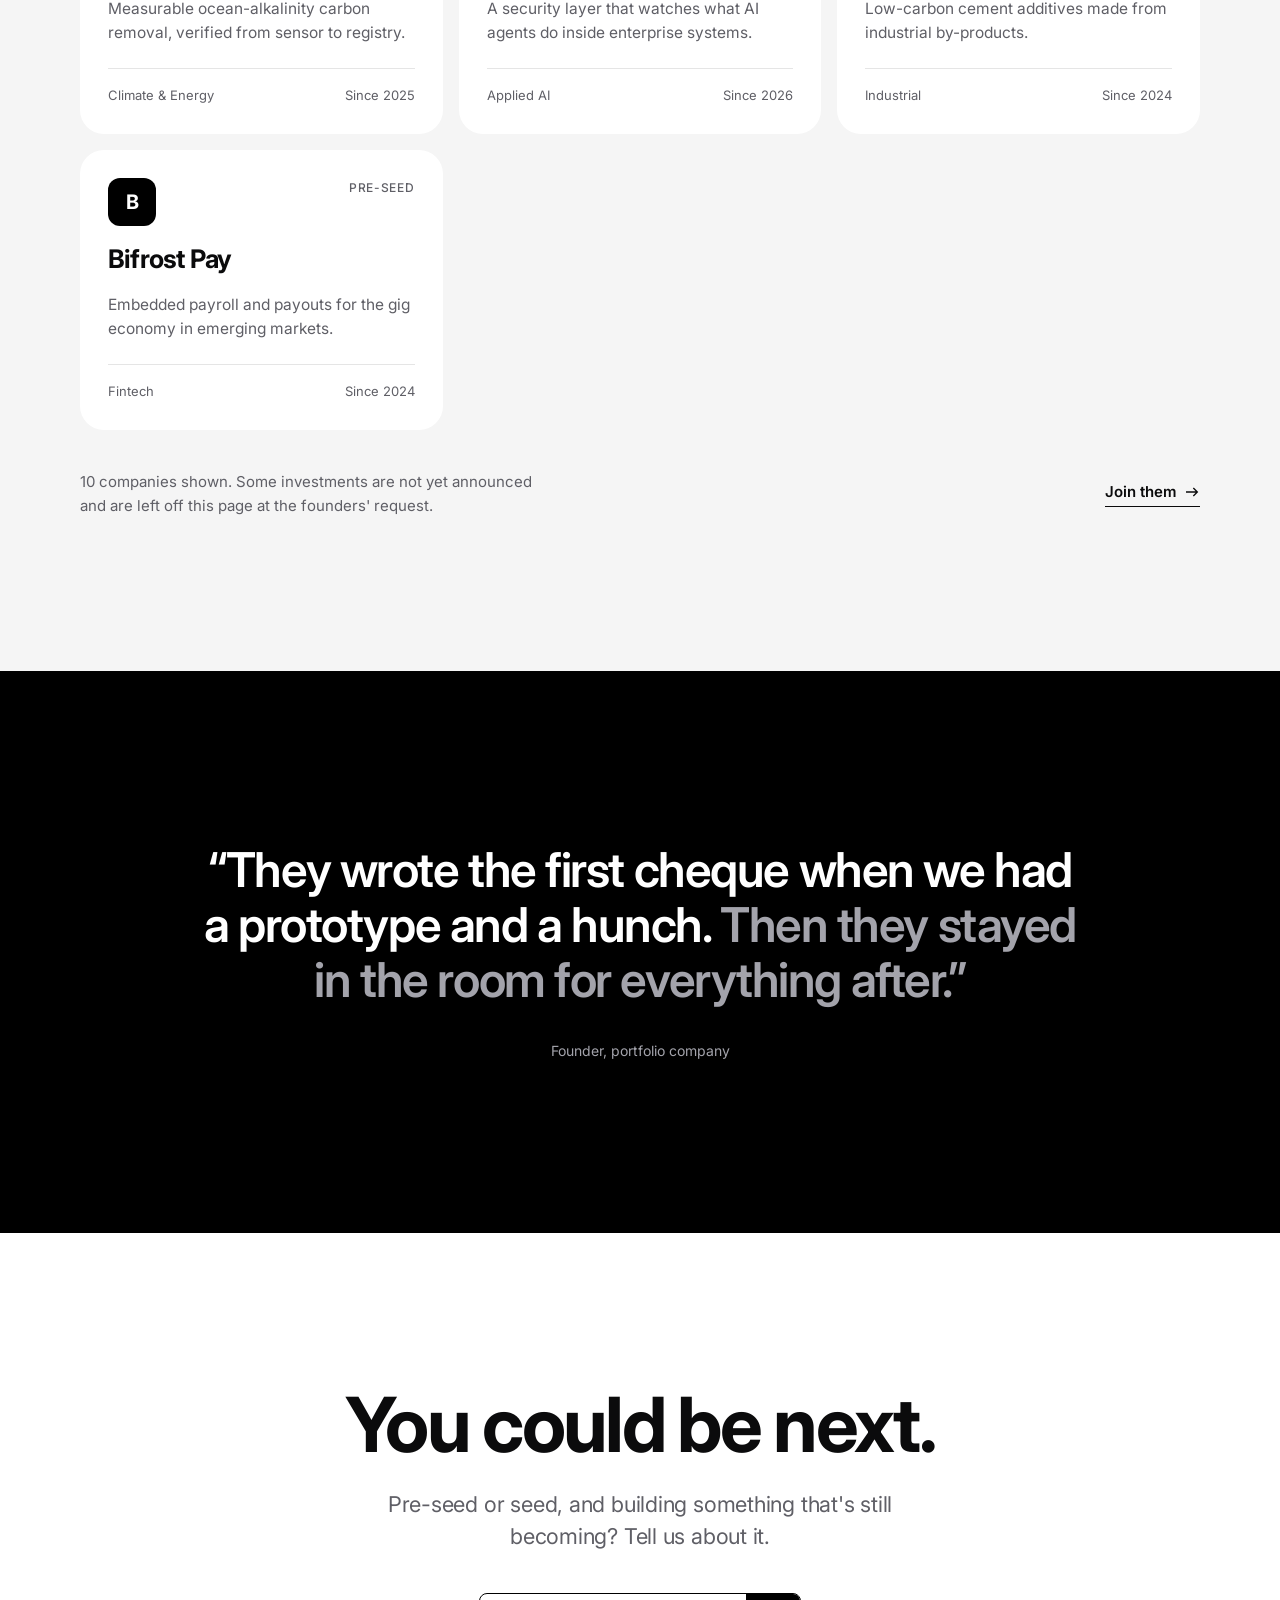
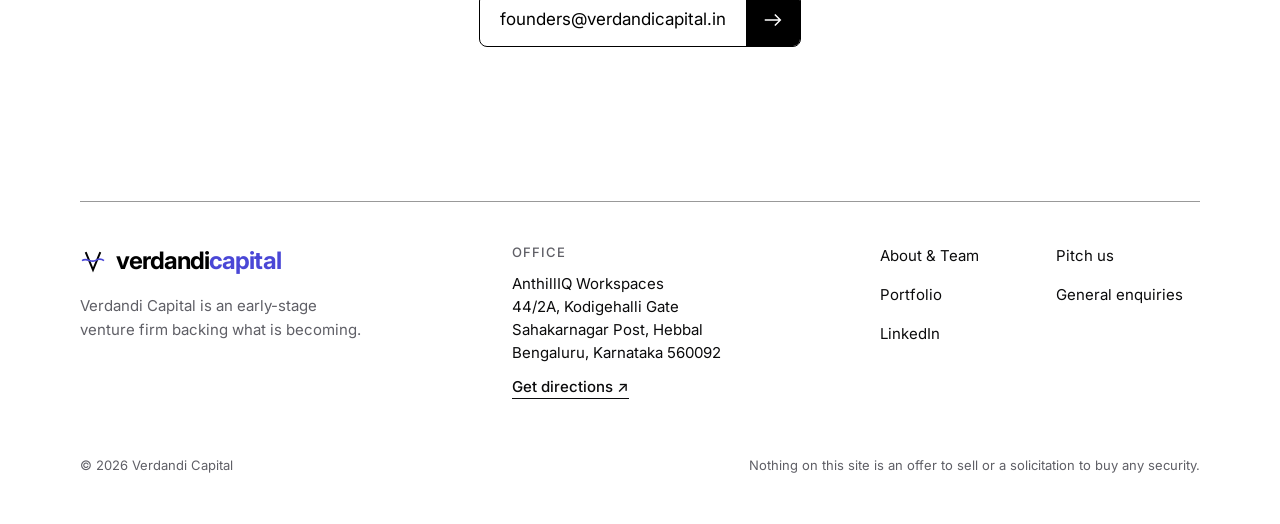
<file: portfolio.html>
<!doctype html>
<html lang="en" class="no-js">
<head>
  <meta charset="utf-8">
  <meta name="viewport" content="width=device-width, initial-scale=1">
  <title>Portfolio — Verdandi Capital</title>
  <meta name="description" content="The founders and companies Verdandi Capital has backed, including Tvashara and Rattonot.">
  <meta name="theme-color" content="#000000">
  <link rel="icon" href="assets/img/favicon.svg" type="image/svg+xml">
  <link rel="preconnect" href="https://fonts.googleapis.com">
  <link rel="preconnect" href="https://fonts.gstatic.com" crossorigin>
  <link href="https://fonts.googleapis.com/css2?family=Inter:wght@400;500;600;700&display=swap" rel="stylesheet">
  <link rel="stylesheet" href="assets/css/styles.css?v=3">
</head>
<body class="page-dark">
  <a class="skip-link" href="#main">Skip to content</a>
  <a class="announce" href="mailto:founders@verdandicapital.in">Now backing pre-seed &amp; seed founders →</a>

  <header class="site-header">
    <div class="container header-inner">
      <a class="brand" href="index.html" aria-label="Verdandi Capital home">
        <svg class="brand-mark" viewBox="0 0 32 32" fill="none" aria-hidden="true"><path d="M7 5 16 27 25 5" stroke="currentColor" stroke-width="2.4"/><path d="M2.5 15.5c6-4 11 3 16 0s8.5-2 11 0" stroke="#a8a6ff" stroke-width="2"/></svg>
        <span class="brand-word">verdandi<span class="brand-accent">capital</span></span>
      </a>
      <button class="nav-toggle" aria-label="Menu" aria-expanded="false" aria-controls="site-nav"><span></span><span></span></button>
      <nav class="nav" id="site-nav" aria-label="Primary">
        <ul class="nav-links">
          <li><a href="index.html">Home</a></li>
          <li><a href="about.html">About</a></li>
          <li><a href="portfolio.html" aria-current="page">Portfolio</a></li>
        </ul>
        <a class="btn btn-outline" href="mailto:founders@verdandicapital.in">Pitch us
          <svg viewBox="0 0 24 24" fill="none" aria-hidden="true"><path d="M3 12h17M14 6l6 6-6 6" stroke="currentColor" stroke-width="1.6"/></svg></a>
      </nav>
    </div>
  </header>

  <main id="main">
    <section class="hero page-hero">
      <div class="orb" aria-hidden="true">
        <svg class="orb-threads" viewBox="0 0 100 100" preserveAspectRatio="none">
          <path d="M-5 62C20 48 35 72 52 58S80 44 105 56"/>
          <path d="M-5 56C22 70 40 46 56 60S82 66 105 50"/>
        </svg>
      </div>
      <div class="container">
        <h1 class="rise">The founders we back.</h1>
        <p class="lede rise d1">Each one backed at the very beginning, while the future was still being built.</p>
      </div>
      <div class="curve" aria-hidden="true"></div>
    </section>

    <section class="section" style="padding-top:clamp(48px,6vw,80px)">
      <div class="container">
        <div class="filters" role="group" aria-label="Filter by sector">
          <button class="chip" data-filter="all" aria-pressed="true">All</button>
          <button class="chip" data-filter="climate" aria-pressed="false">Climate &amp; Energy</button>
          <button class="chip" data-filter="ai" aria-pressed="false">Applied AI</button>
          <button class="chip" data-filter="industrial" aria-pressed="false">Industrial</button>
          <button class="chip" data-filter="fintech" aria-pressed="false">Fintech</button>
        </div>
        <!-- Cards are rendered from COMPANIES in assets/js/main.js -->
        <div class="portfolio-grid" data-portfolio aria-live="polite"></div>
        <div class="portfolio-foot">
          <p><span data-count></span> shown. Some investments are not yet announced and are left off this page at the founders' request.</p>
          <a class="text-link" href="mailto:founders@verdandicapital.in">Join them
            <svg viewBox="0 0 24 24" fill="none" aria-hidden="true"><path d="M3 12h17M14 6l6 6-6 6" stroke="currentColor" stroke-width="2"/></svg></a>
        </div>
      </div>
    </section>

    <section class="section on-dark">
      <figure class="container quote reveal">
        <!-- PLACEHOLDER testimonial -->
        <blockquote>“They wrote the first cheque when we had a prototype and a hunch. <span>Then they stayed in the room for everything after.”</span></blockquote>
        <figcaption>Founder, portfolio company</figcaption>
      </figure>
    </section>

    <section class="section final on-white">
      <div class="container">
        <h2 class="reveal">You could be next.</h2>
        <p class="lede reveal" data-delay="1">Pre-seed or seed, and building something that's still becoming? Tell us about it.</p>
        <div class="reveal" data-delay="2">
          <a class="field-cta is-light" href="mailto:founders@verdandicapital.in">
            <span>founders@verdandicapital.in</span>
            <i><svg viewBox="0 0 24 24" fill="none" aria-hidden="true"><path d="M3 12h17M14 6l6 6-6 6" stroke="currentColor" stroke-width="1.6"/></svg></i>
          </a>
        </div>
      </div>
    </section>
  </main>

  <footer class="site-footer" style="background:var(--white)">
    <div class="container">
      <div class="footer-inner">
        <div>
          <a class="brand" href="index.html" aria-label="Verdandi Capital home">
            <svg class="brand-mark" viewBox="0 0 32 32" fill="none" aria-hidden="true"><path d="M7 5 16 27 25 5" stroke="currentColor" stroke-width="2.4"/><path d="M2.5 15.5c6-4 11 3 16 0s8.5-2 11 0" stroke="#4a47d6" stroke-width="2"/></svg>
            <span class="brand-word">verdandi<span class="brand-accent">capital</span></span>
          </a>
          <p>Verdandi Capital is an early-stage venture firm backing what is becoming.</p>
        </div>
        <address class="footer-address">
          <span class="label">Office</span>
          <span>AnthillIQ Workspaces<br>44/2A, Kodigehalli Gate<br>Sahakarnagar Post, Hebbal<br>Bengaluru, Karnataka 560092</span>
          <a href="https://www.google.com/maps/search/?api=1&amp;query=AnthillIQ+Workspaces+Kodigehalli+Gate+Hebbal+Bengaluru+560092" target="_blank" rel="noopener">Get directions ↗</a>
        </address>
        <ul class="footer-links">
          <li><a href="about.html">About &amp; Team</a></li>
          <li><a href="mailto:founders@verdandicapital.in">Pitch us</a></li>
          <li><a href="portfolio.html">Portfolio</a></li>
          <li><a href="mailto:hello@verdandicapital.in">General enquiries</a></li>
          <li><a href="#" rel="noopener">LinkedIn</a></li>
        </ul>
        <div class="footer-legal">
          <span>© <span data-year>2026</span> Verdandi Capital</span>
          <span>Nothing on this site is an offer to sell or a solicitation to buy any security.</span>
        </div>
      </div>
    </div>
  </footer>

  <script src="assets/js/main.js?v=3"></script>
</body>
</html>
</file>
<file: assets/css/styles.css>
/* ==========================================================================
   Verdandi Capital — styles
   Direction: monochrome, bold sans, glowing orb hero, soft grey sections
   ========================================================================== */

:root {
  --black: #000;
  --ink: #0b0b0c;
  --ink-2: #161618;
  --ink-3: #222226;
  --white: #fff;
  --grey: #f5f5f5;
  --grey-2: #ebebeb;
  --lavender: #e5e4fb;
  --indigo: #4a47d6;
  --green: #27a659;
  --text: #0b0b0c;
  --muted: #5f5f66;
  --muted-light: #a3a3ab;
  --line: rgba(0, 0, 0, 0.1);
  --line-dark: rgba(255, 255, 255, 0.14);

  --font: "Inter", system-ui, -apple-system, "Segoe UI", sans-serif;

  --container: 1200px;
  --gutter: clamp(16px, 4vw, 40px);
  --section: clamp(88px, 12vw, 160px);
  --radius: 8px;
  --radius-lg: 24px;
  --ease: cubic-bezier(0.22, 1, 0.36, 1);
}

*, *::before, *::after { box-sizing: border-box; }
html { -webkit-text-size-adjust: 100%; }
body {
  margin: 0;
  background: var(--grey);
  color: var(--text);
  font-family: var(--font);
  font-size: 17px;
  line-height: 1.6;
  -webkit-font-smoothing: antialiased;
  overflow-x: hidden;
}
img, svg { display: block; max-width: 100%; }
a { color: inherit; text-decoration: none; }
button { font: inherit; color: inherit; background: none; border: 0; cursor: pointer; }
:focus-visible { outline: 2px solid var(--indigo); outline-offset: 3px; }
.on-dark :focus-visible { outline-color: var(--white); }

.skip-link {
  position: absolute; left: 16px; top: -60px; z-index: 100;
  background: var(--white); color: var(--black); padding: 10px 16px; border-radius: var(--radius);
  transition: top .2s;
}
.skip-link:focus { top: 16px; }

.container { width: 100%; max-width: var(--container); margin-inline: auto; padding-inline: var(--gutter); }

/* ---------- Type ---------- */

h1, h2, h3, h4 { margin: 0; font-weight: 700; letter-spacing: -0.035em; line-height: 1.02; }
h1 { font-size: clamp(3rem, 8vw, 6rem); }
h2 { font-size: clamp(2.5rem, 6vw, 4.75rem); }
h3 { font-size: clamp(1.35rem, 2vw, 1.6rem); letter-spacing: -0.02em; line-height: 1.2; font-weight: 600; }
p { margin: 0; }
.lede { font-size: clamp(1.1rem, 1.7vw, 1.4rem); line-height: 1.5; color: var(--muted); max-width: 40ch; letter-spacing: -0.01em; }
.on-dark .lede { color: #d6d6dc; }
.label { font-size: 13px; font-weight: 500; letter-spacing: .08em; text-transform: uppercase; color: var(--muted); }
.on-dark .label { color: var(--muted-light); }

/* hand-drawn scribble around a word */
.scribble { position: relative; display: inline-block; }
.scribble svg {
  position: absolute; left: -12%; top: -14%; width: 124%; height: 130%;
  overflow: visible; pointer-events: none;
}
.scribble path {
  fill: none; stroke: var(--indigo); stroke-width: 3; stroke-linecap: round;
  stroke-dasharray: 900; stroke-dashoffset: 900;
  transition: stroke-dashoffset 1.6s var(--ease) .3s;
}
.is-visible .scribble path, .scribble.is-visible path { stroke-dashoffset: 0; }

/* ---------- Buttons ---------- */

.btn {
  display: inline-flex; align-items: center; gap: 14px;
  height: 48px; padding: 0 20px;
  font-size: 16px; font-weight: 500;
  border: 1px solid transparent; border-radius: var(--radius);
  transition: background .25s var(--ease), color .25s var(--ease), border-color .25s var(--ease), transform .2s var(--ease);
}
.btn svg { width: 20px; height: 20px; transition: transform .3s var(--ease); }
.btn:hover svg { transform: translateX(3px); }
.btn:active { transform: scale(0.97); }
.btn-outline { border-color: rgba(255,255,255,.7); color: var(--white); }
.btn-outline:hover { background: var(--white); color: var(--black); }
.btn-dark { background: var(--black); color: var(--white); }
.btn-dark:hover { background: var(--ink-3); }
.btn-light { background: var(--white); color: var(--black); }
.btn-light:hover { background: var(--grey-2); }

/* Input-style CTA (field + square arrow button) */
.field-cta {
  display: inline-flex; align-items: stretch; height: 54px;
  border: 1px solid rgba(255,255,255,.85); border-radius: var(--radius); overflow: hidden;
  background: var(--black); color: var(--white);
  max-width: 100%;
  transition: border-color .25s;
}
.field-cta span { display: flex; align-items: center; padding: 0 20px; font-size: 17px; white-space: nowrap; overflow: hidden; text-overflow: ellipsis; }
.field-cta i { display: grid; place-items: center; width: 54px; flex: none; background: var(--white); color: var(--black); transition: background .25s; }
.field-cta i svg { width: 22px; height: 22px; transition: transform .3s var(--ease); }
.field-cta:hover i svg { transform: translateX(3px); }
.field-cta.is-light { background: var(--white); color: var(--black); border-color: var(--black); }
.field-cta.is-light i { background: var(--black); color: var(--white); }

/* ---------- Announcement + header ---------- */

.announce {
  display: block; background: var(--black); color: var(--white);
  text-align: center; padding: 11px 16px;
  font-size: 14px; font-weight: 500; letter-spacing: .06em; text-transform: uppercase;
  border-bottom: 1px solid var(--line-dark);
}
@media (max-width: 480px) { .announce { font-size: 11.5px; letter-spacing: .04em; } }
.announce:hover { text-decoration: underline; text-underline-offset: 3px; }

.site-header { position: sticky; top: 0; z-index: 50; color: var(--white); background: var(--black); }
.site-header::before {
  content: ""; position: absolute; inset: 0; z-index: -2;
  background: rgba(0,0,0,.88);
  -webkit-backdrop-filter: blur(14px); backdrop-filter: blur(14px);
  opacity: 0; transition: opacity .3s;
}
.site-header.is-scrolled::before { opacity: 1; }
.header-inner { display: flex; align-items: center; justify-content: space-between; height: 88px; transition: height .3s var(--ease); }
.is-scrolled .header-inner { height: 68px; }

.brand { display: inline-flex; align-items: center; gap: 10px; font-weight: 700; font-size: 24px; letter-spacing: -0.04em; }
.brand-mark { width: 26px; height: 26px; }
.brand-word { white-space: nowrap; }
.brand-accent { color: #a8a6ff; } /* violet on black header */
.site-footer .brand-accent { color: var(--indigo); } /* deeper violet on white footer */

.nav { display: flex; align-items: center; gap: 36px; }
.nav-links { display: flex; gap: 28px; list-style: none; margin: 0; padding: 0; }
.nav-links a { font-size: 15px; font-weight: 500; color: rgba(255,255,255,.7); transition: color .2s; }
.nav-links a:hover, .nav-links a[aria-current="page"] { color: var(--white); }

.nav-toggle { display: none; width: 44px; height: 44px; position: relative; margin-right: -10px; }
.nav-toggle span { position: absolute; left: 11px; right: 11px; height: 1.5px; background: currentColor; transition: transform .35s var(--ease); }
.nav-toggle span:nth-child(1) { top: 17px; }
.nav-toggle span:nth-child(2) { top: 26px; }
.nav-open .nav-toggle span:nth-child(1) { transform: translateY(4.5px) rotate(45deg); }
.nav-open .nav-toggle span:nth-child(2) { transform: translateY(-4.5px) rotate(-45deg); }

@media (max-width: 820px) {
  .nav-toggle { display: block; }
  .nav {
    position: fixed; inset: 0; z-index: -1;
    flex-direction: column; justify-content: center; align-items: flex-start; gap: 40px;
    padding: 100px var(--gutter) 48px; background: var(--black);
    opacity: 0; visibility: hidden; transition: opacity .35s var(--ease), visibility .35s;
  }
  .nav-open .nav { opacity: 1; visibility: visible; }
  .nav-links { flex-direction: column; gap: 14px; }
  .nav-links a { font-size: 44px; font-weight: 700; letter-spacing: -0.04em; color: var(--white); }
  .nav-open { overflow: hidden; }
}

/* ---------- Hero with orb ---------- */

.hero {
  position: relative; isolation: isolate; overflow: hidden;
  background: var(--black); color: var(--white);
  min-height: calc(100svh - 132px);
  display: grid; place-items: center; text-align: center;
  padding: 60px 0 140px;
}
.orb {
  position: absolute; z-index: -1; left: 50%; top: 50%;
  width: min(120vw, 1080px); aspect-ratio: 1; border-radius: 50%;
  transform: translate(-50%, -48%);
  background:
    radial-gradient(circle at 50% 8%, rgba(255,255,255,.22), transparent 28%),
    radial-gradient(circle at 50% 100%, rgba(255,255,255,.35), transparent 22%),
    radial-gradient(circle at 50% 45%, rgba(40,40,44,.9) 0%, rgba(10,10,12,.95) 55%, rgba(30,30,34,.9) 78%, rgba(120,120,128,.55) 96%);
  box-shadow:
    inset 0 0 2px 1px rgba(255,255,255,.9),
    inset 0 0 18px rgba(255,255,255,.45),
    inset 0 0 60px rgba(255,255,255,.22),
    inset 0 0 140px rgba(255,255,255,.08),
    0 0 60px rgba(255,255,255,.18),
    0 0 220px rgba(255,255,255,.06);
  animation: breathe 9s ease-in-out infinite alternate;
}
.orb::before, .orb::after {
  /* rim glints */
  content: ""; position: absolute; border-radius: 50%; filter: blur(14px);
  background: rgba(255,255,255,.75);
}
.orb::before { width: 26%; height: 3%; left: 37%; bottom: 1%; }
.orb::after { width: 3%; height: 22%; left: 2.5%; top: 40%; opacity: .55; }
.orb-threads { position: absolute; inset: 0; border-radius: 50%; overflow: hidden; opacity: .55; }
.orb-threads path { fill: none; stroke: rgba(255,255,255,.35); stroke-width: 1.2; vector-effect: non-scaling-stroke; stroke-dasharray: 1600; stroke-dashoffset: 1600; animation: draw 3.5s var(--ease) .4s forwards; }
.orb-threads path:nth-child(2) { stroke: rgba(196,194,255,.5); animation-delay: .7s; }
@keyframes draw { to { stroke-dashoffset: 0; } }
@keyframes breathe { from { transform: translate(-50%, -48%) scale(1); } to { transform: translate(-50%, -48%) scale(1.035); } }

.hero h1 { font-size: clamp(3.25rem, 9vw, 7rem); max-width: 11ch; margin-inline: auto; }
.hero .lede { margin: 24px auto 0; color: var(--white); max-width: 30ch; }
.hero-cta { margin-top: 44px; display: grid; justify-items: center; gap: 18px; }
.backers { display: flex; align-items: center; gap: 14px; font-size: 13px; font-weight: 500; letter-spacing: .06em; text-transform: uppercase; }
.avatars { display: flex; }
.avatars span {
  width: 30px; height: 30px; border-radius: 50%; margin-left: -8px;
  display: grid; place-items: center; font-size: 12px; font-weight: 700; letter-spacing: 0;
  background: var(--ink-3); color: var(--white); border: 2px solid var(--black);
}
.avatars span:first-child { margin-left: 0; }
.avatars span:nth-child(2) { background: var(--indigo); }
.avatars span:nth-child(3) { background: #f1f1f1; color: var(--black); }
.avatars span:nth-child(4) { background: #6b6b74; }

.curve { position: absolute; left: -10%; right: -10%; bottom: -1px; height: clamp(40px, 7vw, 90px); background: var(--grey); border-radius: 50% 50% 0 0 / 100% 100% 0 0; }

.page-hero { min-height: 0; padding: 120px 0 170px; }
.page-hero .orb { width: min(110vw, 900px); }
.page-hero h1 { font-size: clamp(2.75rem, 7vw, 5.5rem); max-width: 14ch; }

/* ---------- Sections ---------- */

.section { padding-block: var(--section); position: relative; }
.on-dark { background: var(--black); color: var(--white); }
.on-white { background: var(--white); }
.section-head { display: grid; gap: 24px; margin-bottom: clamp(48px, 7vw, 88px); }
.section-head.center { text-align: center; justify-items: center; }
.section-head.split { grid-template-columns: 1.1fr 1fr; align-items: end; gap: 24px 64px; }
@media (max-width: 820px) { .section-head.split { grid-template-columns: 1fr; } }

/* ---------- Floating cards collage ---------- */

.collage { position: relative; height: 640px; max-width: 1040px; margin-inline: auto; }
.collage-core {
  /* centred without transform so the .reveal transform can't fight it */
  position: absolute; inset: 0; margin: auto; height: max-content;
  width: 300px; border-radius: 36px; padding: 28px 22px;
  background: var(--lavender); border: 8px solid var(--white);
  box-shadow: 0 30px 80px rgba(0,0,0,.12);
  display: grid; gap: 10px;
}
.core-top { text-align: center; padding: 8px 0 18px; }
.core-top b { display: block; font-size: 44px; letter-spacing: -0.04em; color: #2b2a6e; line-height: 1; }
.core-top small { color: #4a4a7c; font-size: 14px; }
.core-row {
  display: flex; gap: 10px; align-items: center; padding: 10px 12px; border-radius: 12px;
  background: #24235e; color: var(--white); font-size: 12.5px;
}
.core-row em { font-style: normal; margin-left: auto; opacity: .6; font-size: 11px; }

.note {
  position: absolute; display: flex; align-items: center; gap: 12px;
  width: 270px; padding: 12px 14px; border-radius: 14px;
  background: var(--white); box-shadow: 0 10px 30px rgba(0,0,0,.08), 0 1px 0 rgba(0,0,0,.04);
  font-size: 13px; line-height: 1.35;
  will-change: transform;
}
.note .ico { width: 36px; height: 36px; flex: none; border-radius: 10px; display: grid; place-items: center; font-weight: 700; color: var(--white); background: var(--black); font-size: 14px; }
.note b { display: block; font-weight: 600; font-size: 13.5px; }
.note span { color: var(--muted); }
.note time { margin-left: auto; align-self: flex-start; color: var(--muted); font-size: 11.5px; white-space: nowrap; }
.note.is-wide { width: 300px; flex-direction: column; align-items: stretch; text-align: center; gap: 6px; padding: 16px; }
.note.is-wide a { color: var(--indigo); font-weight: 600; border-top: 1px solid var(--line); padding-top: 10px; margin-top: 4px; }
.note .act { display: flex; gap: 6px; margin-left: auto; }
.note .act i { width: 26px; height: 26px; border-radius: 50%; display: grid; place-items: center; color: var(--white); font-style: normal; font-size: 12px; }
.note .act i:first-child { background: #e5484d; }
.note .act i:last-child { background: var(--green); }

.n1 { left: 0; top: 40px; }
.n2 { left: 58%; top: 0; }
.n3 { left: 8%; top: 250px; }
.n4 { right: 0; top: 190px; }
.n5 { left: 2%; bottom: 60px; }
.n6 { right: 2%; bottom: 20px; }
.n7 { left: 26%; bottom: -10px; }

@media (max-width: 900px) {
  .collage { height: auto; display: grid; gap: 12px; justify-items: center; }
  .collage-core { position: relative; inset: auto; margin: 0 0 12px; }
  .note { position: relative; inset: auto; width: 100%; max-width: 360px; transform: none !important; }
  .note.is-wide { width: 100%; max-width: 360px; }
  .n5, .n6, .n7 { display: none; }
}

/* ---------- Mission + process board ---------- */

.mission h2 { font-size: clamp(2.75rem, 6vw, 4.5rem); }
.mission .lede { margin-top: 28px; max-width: 46ch; color: var(--text); }

.board-wrap { margin-top: clamp(48px, 6vw, 80px); background: var(--lavender); border-radius: var(--radius-lg); padding: clamp(16px, 3vw, 32px); }
.board { background: var(--ink); color: var(--white); border-radius: 18px; padding: clamp(14px, 2.4vw, 28px); display: grid; gap: 12px; }
.week { display: grid; grid-template-columns: 130px 1fr; gap: 12px; }
.week-tag { border: 1px solid var(--line-dark); border-radius: 14px; display: grid; place-content: center; text-align: center; padding: 16px 8px; }
.week-tag b { font-size: 26px; letter-spacing: -0.03em; line-height: 1.1; }
.week-tag span { font-size: 13px; color: var(--muted-light); }
.week-rows { display: grid; gap: 10px; }
.task {
  display: flex; align-items: center; gap: 14px;
  border: 1px solid var(--line-dark); border-radius: 12px; padding: 14px 16px; font-size: 15px;
  opacity: .35; transform: translateY(6px); transition: opacity .6s var(--ease), transform .6s var(--ease);
}
.task svg { width: 18px; height: 18px; color: #a8a6ff; flex: none; }
.task .done { margin-left: auto; display: grid; justify-items: center; color: var(--green); font-size: 12px; }
.task .done svg { color: var(--green); }
.board.is-visible .task { opacity: 1; transform: none; }
.board.is-visible .week:nth-child(2) .task { transition-delay: .25s; }
.board.is-visible .week:nth-child(3) .task { transition-delay: .5s; }
@media (max-width: 600px) {
  .week { grid-template-columns: 1fr; }
  .week-tag { grid-auto-flow: column; gap: 10px; place-content: start; align-items: baseline; padding: 10px 14px; }
  .week-tag b { font-size: 18px; }
}

/* ---------- Pillars / focus cards ---------- */

.cards { display: grid; grid-template-columns: repeat(3, 1fr); gap: 16px; }
.cards.four { grid-template-columns: repeat(4, 1fr); }
.card {
  background: var(--white); border-radius: var(--radius-lg); padding: 32px 28px 36px;
  display: grid; align-content: start; gap: 14px;
  transition: transform .4s var(--ease), box-shadow .4s var(--ease);
}
.card:hover { transform: translateY(-4px); box-shadow: 0 20px 40px rgba(0,0,0,.06); }
.card .num { font-size: 14px; font-weight: 600; color: var(--indigo); }
.card h3 { margin-top: 40px; }
.card p { color: var(--muted); font-size: 16px; }
.on-dark .card { background: var(--ink-2); }
.on-dark .card p { color: var(--muted-light); }
.on-dark .card .num { color: #a8a6ff; }
@media (max-width: 960px) { .cards, .cards.four { grid-template-columns: repeat(2, 1fr); } }
@media (max-width: 560px) { .cards, .cards.four { grid-template-columns: 1fr; } }

.terms { display: grid; grid-template-columns: repeat(4, 1fr); gap: 16px; margin: 0; }
.term { background: var(--white); border-radius: var(--radius-lg); padding: 28px; }
.term dt { font-size: 13px; font-weight: 500; letter-spacing: .06em; text-transform: uppercase; color: var(--muted); margin-bottom: 36px; }
.term dd { margin: 0; font-size: clamp(1.5rem, 2.4vw, 2rem); font-weight: 700; letter-spacing: -0.03em; line-height: 1.1; }
.term dd small { display: block; font-size: 15px; font-weight: 400; letter-spacing: 0; color: var(--muted); margin-top: 10px; line-height: 1.45; }
@media (max-width: 960px) { .terms { grid-template-columns: repeat(2, 1fr); } }
@media (max-width: 520px) { .terms { grid-template-columns: 1fr; } }

/* ---------- Portfolio ---------- */

.filters { display: flex; flex-wrap: wrap; gap: 8px; margin-bottom: 32px; }
.chip { height: 40px; padding: 0 18px; border: 1px solid var(--line); border-radius: 999px; font-size: 14px; font-weight: 500; color: var(--muted); background: var(--white); transition: all .25s var(--ease); }
.chip:hover { color: var(--text); border-color: var(--text); }
.chip[aria-pressed="true"] { background: var(--black); border-color: var(--black); color: var(--white); }

.portfolio-grid { display: grid; grid-template-columns: repeat(3, 1fr); gap: 16px; }
@media (max-width: 960px) { .portfolio-grid { grid-template-columns: repeat(2, 1fr); } }
@media (max-width: 600px) { .portfolio-grid { grid-template-columns: 1fr; } }

.company {
  background: var(--white); border-radius: var(--radius-lg); padding: 28px;
  display: flex; flex-direction: column; gap: 18px; min-height: 280px;
  transition: transform .4s var(--ease), box-shadow .4s var(--ease);
}
.company:hover { transform: translateY(-4px); box-shadow: 0 20px 40px rgba(0,0,0,.07); }
.company.is-hidden { display: none; }
.company.is-featured { background: var(--black); color: var(--white); }
.company.is-featured p, .company.is-featured .company-stage, .company.is-featured .company-meta { color: var(--muted-light); }
.company.is-featured .company-logo { background: var(--white); color: var(--black); }
.company.is-featured .company-meta { border-color: var(--line-dark); }
.company-top { display: flex; justify-content: space-between; align-items: flex-start; gap: 16px; }
.company-logo { width: 48px; height: 48px; border-radius: 12px; display: grid; place-items: center; background: var(--black); color: var(--white); font-weight: 700; font-size: 20px; }
.company-stage { font-size: 12px; font-weight: 500; letter-spacing: .06em; text-transform: uppercase; color: var(--muted); }
.company h3 { font-size: 1.6rem; font-weight: 700; letter-spacing: -0.03em; }
.company p { color: var(--muted); font-size: 15.5px; flex: 1; }
.company-meta { display: flex; justify-content: space-between; gap: 12px; padding-top: 16px; border-top: 1px solid var(--line); font-size: 13px; color: var(--muted); }

.portfolio-foot { display: flex; justify-content: space-between; align-items: center; flex-wrap: wrap; gap: 24px; margin-top: 40px; }
.portfolio-foot p { color: var(--muted); font-size: 15px; max-width: 52ch; }
.text-link { display: inline-flex; align-items: center; gap: 8px; font-weight: 600; font-size: 15px; border-bottom: 1.5px solid currentColor; padding-bottom: 2px; }
.text-link svg { width: 16px; height: 16px; transition: transform .3s var(--ease); }
.text-link:hover svg { transform: translateX(3px); }

/* ---------- About ---------- */

.story { display: grid; grid-template-columns: 1fr 1.1fr; gap: clamp(40px, 7vw, 100px); align-items: start; }
.story-body { display: grid; gap: 22px; font-size: 18px; }
.story-body p:first-child { font-size: clamp(1.25rem, 2vw, 1.5rem); line-height: 1.45; letter-spacing: -0.015em; }
.story-aside { position: sticky; top: 110px; display: grid; gap: 24px; }
@media (max-width: 860px) { .story { grid-template-columns: 1fr; } .story-aside { position: static; } }

.norn-figure { background: var(--white); border-radius: var(--radius-lg); padding: 28px 20px; display: grid; grid-template-columns: repeat(3, 1fr); gap: 12px; text-align: center; }
.norn-figure div { display: grid; gap: 6px; justify-items: center; padding: 12px 4px; border-radius: 14px; }
.norn-figure .is-present { background: var(--lavender); }
.norn-figure .rune { font-size: 30px; line-height: 1; font-family: "Segoe UI Historic", "Noto Sans Runic", serif; }
.norn-figure .is-present .rune { color: var(--indigo); }
.norn-figure b { font-size: 17px; letter-spacing: -0.02em; }
.norn-figure small { font-size: 11px; font-weight: 500; letter-spacing: .08em; text-transform: uppercase; color: var(--muted); }

.team-grid { display: grid; grid-template-columns: repeat(auto-fill, minmax(240px, 1fr)); gap: 16px; }
.person { background: var(--white); border-radius: var(--radius-lg); padding: 12px 12px 24px; display: grid; gap: 16px; }
.portrait { aspect-ratio: 1; border-radius: 16px; background: radial-gradient(circle at 50% 30%, #3a3a40, var(--black) 70%); display: grid; place-items: center; overflow: hidden; box-shadow: inset 0 0 30px rgba(255,255,255,.12); }
.portrait span { font-size: 64px; font-weight: 700; letter-spacing: -0.05em; color: var(--white); }
.person > div, .person > p, .person > a { padding-inline: 12px; }
.person h3 { font-size: 1.3rem; }
.person .role { font-size: 13px; color: var(--indigo); font-weight: 500; margin-top: 4px; }
.person p { color: var(--muted); font-size: 15px; }
.person .social { font-size: 14px; font-weight: 500; color: var(--muted); }
.person .social:hover { color: var(--text); }

/* ---------- Quote ---------- */

.quote { max-width: 960px; margin-inline: auto; text-align: center; }
.quote blockquote { margin: 0; font-size: clamp(1.75rem, 4vw, 3rem); font-weight: 600; letter-spacing: -0.03em; line-height: 1.15; }
.quote blockquote span { color: var(--muted-light); }
.quote figcaption { margin-top: 32px; font-size: 14px; color: var(--muted-light); }

/* ---------- Final CTA ---------- */

.final { text-align: center; }
.final h2 { max-width: 14ch; margin-inline: auto; }
.final .lede { margin: 24px auto 40px; }

/* ---------- Footer ---------- */

.site-footer { background: var(--grey); padding: 0 0 48px; }
.footer-inner { border-top: 1px solid rgba(0,0,0,.4); padding-top: 40px; display: grid; grid-template-columns: 1.2fr 1fr 1fr; gap: 32px 48px; }
.footer-address { font-style: normal; display: grid; gap: 10px; align-content: start; font-size: 15px; line-height: 1.55; }
.footer-address a { font-weight: 500; width: fit-content; border-bottom: 1px solid currentColor; }
.footer-address a:hover { color: var(--indigo); }
.site-footer .brand { color: var(--black); }
.site-footer p { color: var(--muted); font-size: 15px; margin-top: 12px; max-width: 32ch; }
.footer-links { display: grid; grid-template-columns: 1fr 1fr; gap: 12px 32px; list-style: none; margin: 0; padding: 0; align-content: start; }
.footer-links a { font-size: 15px; color: var(--text); }
.footer-links a:hover { text-decoration: underline; text-underline-offset: 3px; }
.footer-legal { grid-column: 1 / -1; display: flex; justify-content: space-between; flex-wrap: wrap; gap: 12px; font-size: 13px; color: var(--muted); padding-top: 24px; }
@media (max-width: 900px) { .footer-inner { grid-template-columns: 1fr 1fr; } .footer-inner > :first-child { grid-column: 1 / -1; } }
@media (max-width: 560px) { .footer-inner { grid-template-columns: 1fr; } }

/* ---------- Reveal ---------- */

.reveal { opacity: 0; transform: translateY(24px); transition: opacity .9s var(--ease), transform .9s var(--ease); }
.reveal.is-visible { opacity: 1; transform: none; }
.reveal[data-delay="1"] { transition-delay: .1s; }
.reveal[data-delay="2"] { transition-delay: .2s; }
.reveal[data-delay="3"] { transition-delay: .3s; }
.no-js .reveal, .no-js .task { opacity: 1; transform: none; }

.rise { opacity: 0; transform: translateY(28px); animation: rise 1.1s var(--ease) forwards; }
.rise.d1 { animation-delay: .12s; }
.rise.d2 { animation-delay: .24s; }
.rise.d3 { animation-delay: .36s; }
@keyframes rise { to { opacity: 1; transform: none; } }

@media (prefers-reduced-motion: reduce) {
  *, *::before, *::after { animation-duration: .01ms !important; animation-iteration-count: 1 !important; transition-duration: .01ms !important; }
  .reveal, .rise, .task { opacity: 1; transform: none; }
  .orb-threads path, .scribble path { stroke-dashoffset: 0; }
  .note { transform: none !important; }
}
</file>
